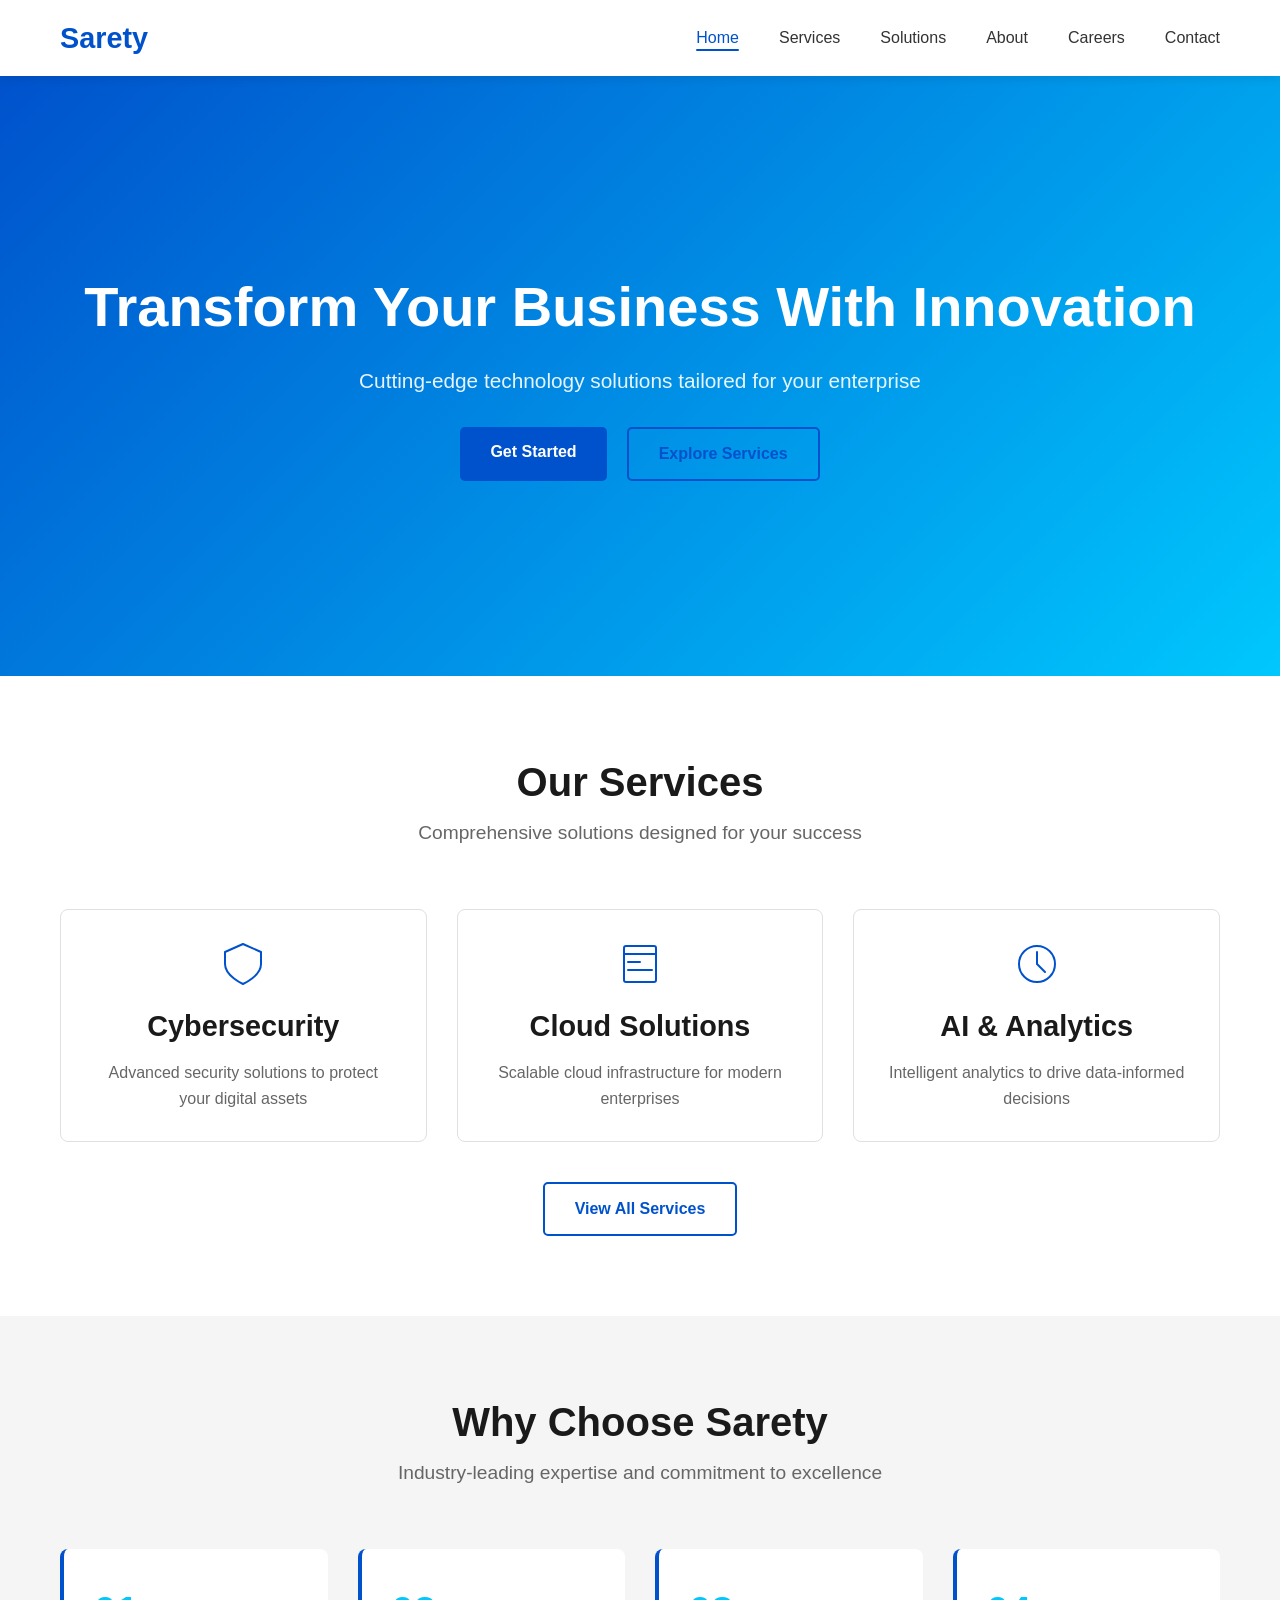
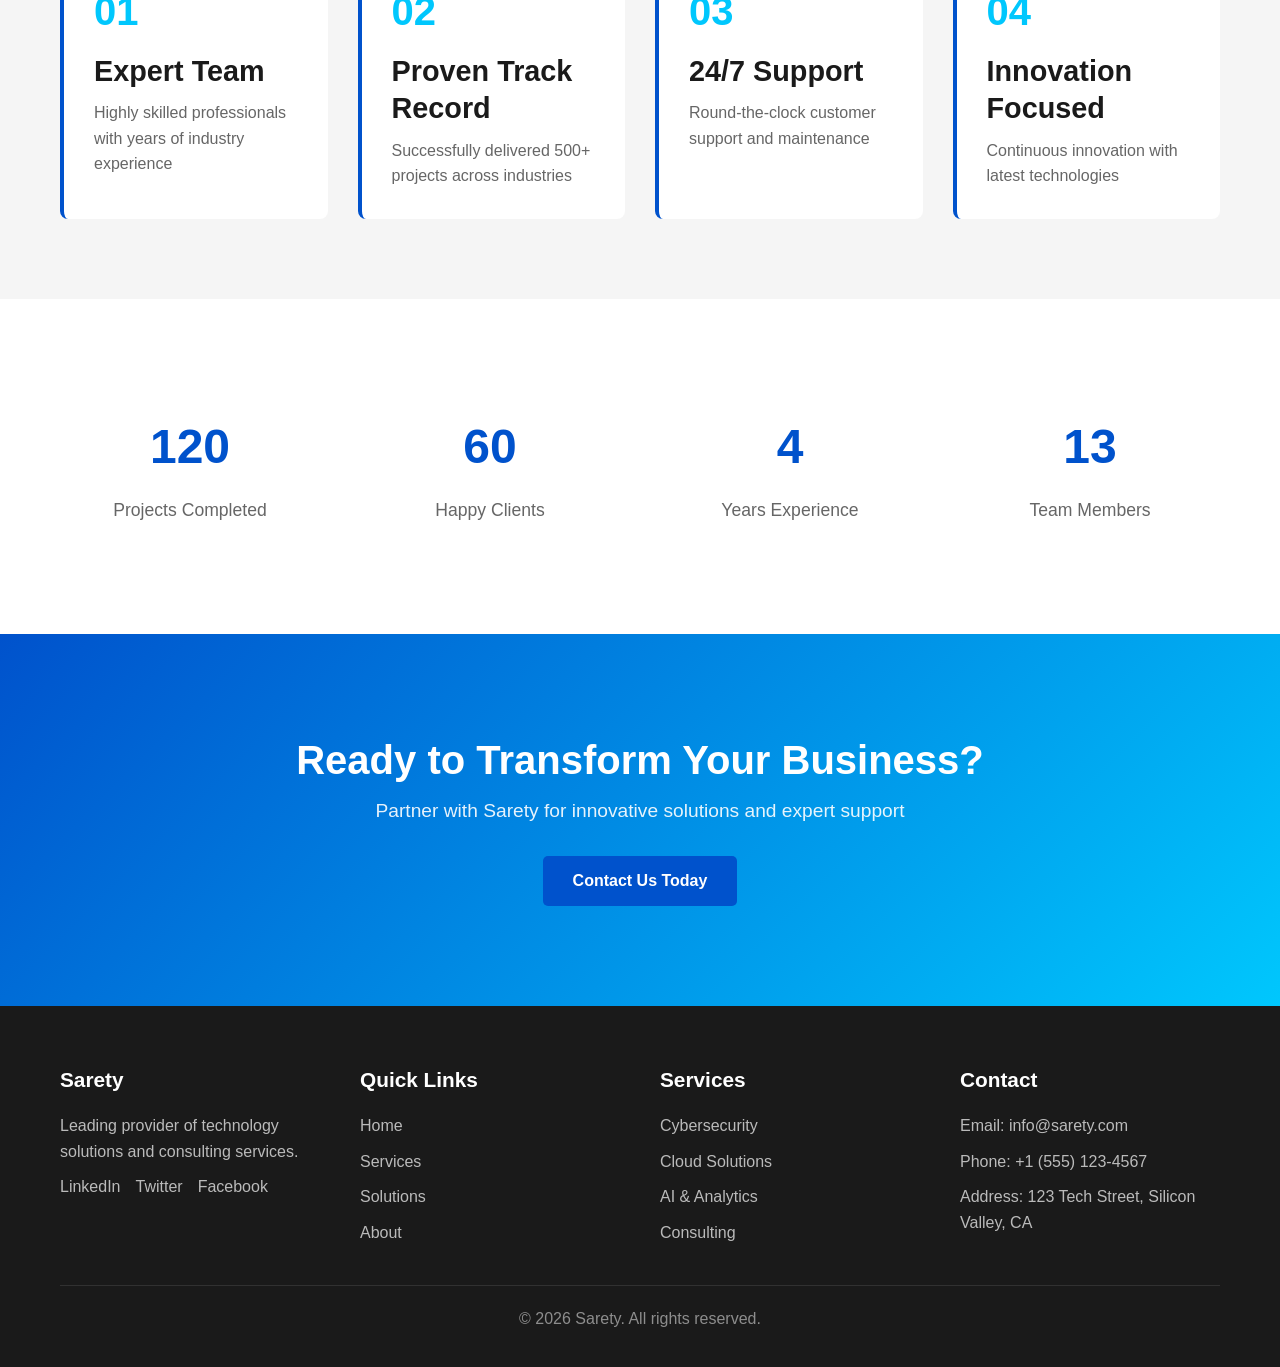
<file: index.html>
<!DOCTYPE html>
<html lang="en">
<head>
    <meta charset="UTF-8">
    <meta name="viewport" content="width=device-width, initial-scale=1.0">
    <meta name="description" content="Sarety - Professional Technology Solutions and Services">
    <meta name="keywords" content="technology, solutions, services, consulting">
    <title>Sarety - Professional Technology Solutions</title>
    <link rel="stylesheet" href="css/style.css">
    <link rel="stylesheet" href="css/responsive.css">
</head>
<body>
    <!-- Navigation -->
    <nav class="navbar">
        <div class="container">
            <div class="navbar-brand">
                <a href="index.html" class="logo">Sarety</a>
                <button class="hamburger" id="hamburger">
                    <span></span>
                    <span></span>
                    <span></span>
                </button>
            </div>
            <ul class="nav-menu" id="navMenu">
                <li><a href="index.html" class="active">Home</a></li>
                <li><a href="services.html">Services</a></li>
                <li><a href="solutions.html">Solutions</a></li>
                <li><a href="about.html">About</a></li>
                <li><a href="careers.html">Careers</a></li>
                <li><a href="contact.html">Contact</a></li>
            </ul>
        </div>
    </nav>

    <!-- Hero Section -->
    <section class="hero">
        <div class="hero-content">
            <h1>Transform Your Business With Innovation</h1>
            <p>Cutting-edge technology solutions tailored for your enterprise</p>
            <div class="hero-buttons">
                <a href="contact.html" class="btn btn-primary">Get Started</a>
                <a href="services.html" class="btn btn-secondary">Explore Services</a>
            </div>
        </div>
    </section>

    <!-- Featured Services -->
    <section class="featured-services section">
        <div class="container">
            <div class="section-header">
                <h2>Our Services</h2>
                <p>Comprehensive solutions designed for your success</p>
            </div>
            <div class="services-grid">
                <div class="service-card">
                    <div class="service-icon">
                        <svg width="48" height="48" viewBox="0 0 48 48" fill="none" xmlns="http://www.w3.org/2000/svg">
                            <path d="M24 4L6 12V24C6 36 24 44 24 44C24 44 42 36 42 24V12L24 4Z" stroke="currentColor" stroke-width="2" stroke-linecap="round" stroke-linejoin="round"/>
                        </svg>
                    </div>
                    <h3>Cybersecurity</h3>
                    <p>Advanced security solutions to protect your digital assets</p>
                </div>
                <div class="service-card">
                    <div class="service-icon">
                        <svg width="48" height="48" viewBox="0 0 48 48" fill="none" xmlns="http://www.w3.org/2000/svg">
                            <rect x="8" y="6" width="32" height="36" rx="2" stroke="currentColor" stroke-width="2"/>
                            <path d="M8 14H40M12 22H24M12 30H36" stroke="currentColor" stroke-width="2" stroke-linecap="round"/>
                        </svg>
                    </div>
                    <h3>Cloud Solutions</h3>
                    <p>Scalable cloud infrastructure for modern enterprises</p>
                </div>
                <div class="service-card">
                    <div class="service-icon">
                        <svg width="48" height="48" viewBox="0 0 48 48" fill="none" xmlns="http://www.w3.org/2000/svg">
                            <circle cx="24" cy="24" r="18" stroke="currentColor" stroke-width="2"/>
                            <path d="M24 12V24L32 32" stroke="currentColor" stroke-width="2" stroke-linecap="round" stroke-linejoin="round"/>
                        </svg>
                    </div>
                    <h3>AI & Analytics</h3>
                    <p>Intelligent analytics to drive data-informed decisions</p>
                </div>
            </div>
            <div class="text-center">
                <a href="services.html" class="btn btn-outline">View All Services</a>
            </div>
        </div>
    </section>

    <!-- Why Choose Us -->
    <section class="why-us section section-alt">
        <div class="container">
            <div class="section-header">
                <h2>Why Choose Sarety</h2>
                <p>Industry-leading expertise and commitment to excellence</p>
            </div>
            <div class="features-grid">
                <div class="feature-item">
                    <div class="feature-number">01</div>
                    <h3>Expert Team</h3>
                    <p>Highly skilled professionals with years of industry experience</p>
                </div>
                <div class="feature-item">
                    <div class="feature-number">02</div>
                    <h3>Proven Track Record</h3>
                    <p>Successfully delivered 500+ projects across industries</p>
                </div>
                <div class="feature-item">
                    <div class="feature-number">03</div>
                    <h3>24/7 Support</h3>
                    <p>Round-the-clock customer support and maintenance</p>
                </div>
                <div class="feature-item">
                    <div class="feature-number">04</div>
                    <h3>Innovation Focused</h3>
                    <p>Continuous innovation with latest technologies</p>
                </div>
            </div>
        </div>
    </section>

    <!-- Statistics -->
    <section class="statistics section">
        <div class="container">
            <div class="stats-grid">
                <div class="stat-item">
                    <div class="stat-number" data-count="500">0</div>
                    <p>Projects Completed</p>
                </div>
                <div class="stat-item">
                    <div class="stat-number" data-count="250">0</div>
                    <p>Happy Clients</p>
                </div>
                <div class="stat-item">
                    <div class="stat-number" data-count="15">0</div>
                    <p>Years Experience</p>
                </div>
                <div class="stat-item">
                    <div class="stat-number" data-count="50">0</div>
                    <p>Team Members</p>
                </div>
            </div>
        </div>
    </section>

    <!-- CTA Section -->
    <section class="cta-section section section-alt">
        <div class="container">
            <div class="cta-content">
                <h2>Ready to Transform Your Business?</h2>
                <p>Partner with Sarety for innovative solutions and expert support</p>
                <a href="contact.html" class="btn btn-primary">Contact Us Today</a>
            </div>
        </div>
    </section>

    <!-- Footer -->
    <footer class="footer">
        <div class="container">
            <div class="footer-content">
                <div class="footer-section">
                    <h4>Sarety</h4>
                    <p>Leading provider of technology solutions and consulting services.</p>
                    <div class="social-links">
                        <a href="#" class="social-link">LinkedIn</a>
                        <a href="#" class="social-link">Twitter</a>
                        <a href="#" class="social-link">Facebook</a>
                    </div>
                </div>
                <div class="footer-section">
                    <h4>Quick Links</h4>
                    <ul>
                        <li><a href="index.html">Home</a></li>
                        <li><a href="services.html">Services</a></li>
                        <li><a href="solutions.html">Solutions</a></li>
                        <li><a href="about.html">About</a></li>
                    </ul>
                </div>
                <div class="footer-section">
                    <h4>Services</h4>
                    <ul>
                        <li><a href="services.html">Cybersecurity</a></li>
                        <li><a href="services.html">Cloud Solutions</a></li>
                        <li><a href="services.html">AI & Analytics</a></li>
                        <li><a href="services.html">Consulting</a></li>
                    </ul>
                </div>
                <div class="footer-section">
                    <h4>Contact</h4>
                    <p>Email: info@sarety.com</p>
                    <p>Phone: +1 (555) 123-4567</p>
                    <p>Address: 123 Tech Street, Silicon Valley, CA</p>
                </div>
            </div>
            <div class="footer-bottom">
                <p>&copy; 2026 Sarety. All rights reserved.</p>
            </div>
        </div>
    </footer>

    <!-- Back to Top Button -->
    <button class="back-to-top" id="backToTop">↑</button>

    <script src="js/main.js"></script>
</body>
</html>
</file>
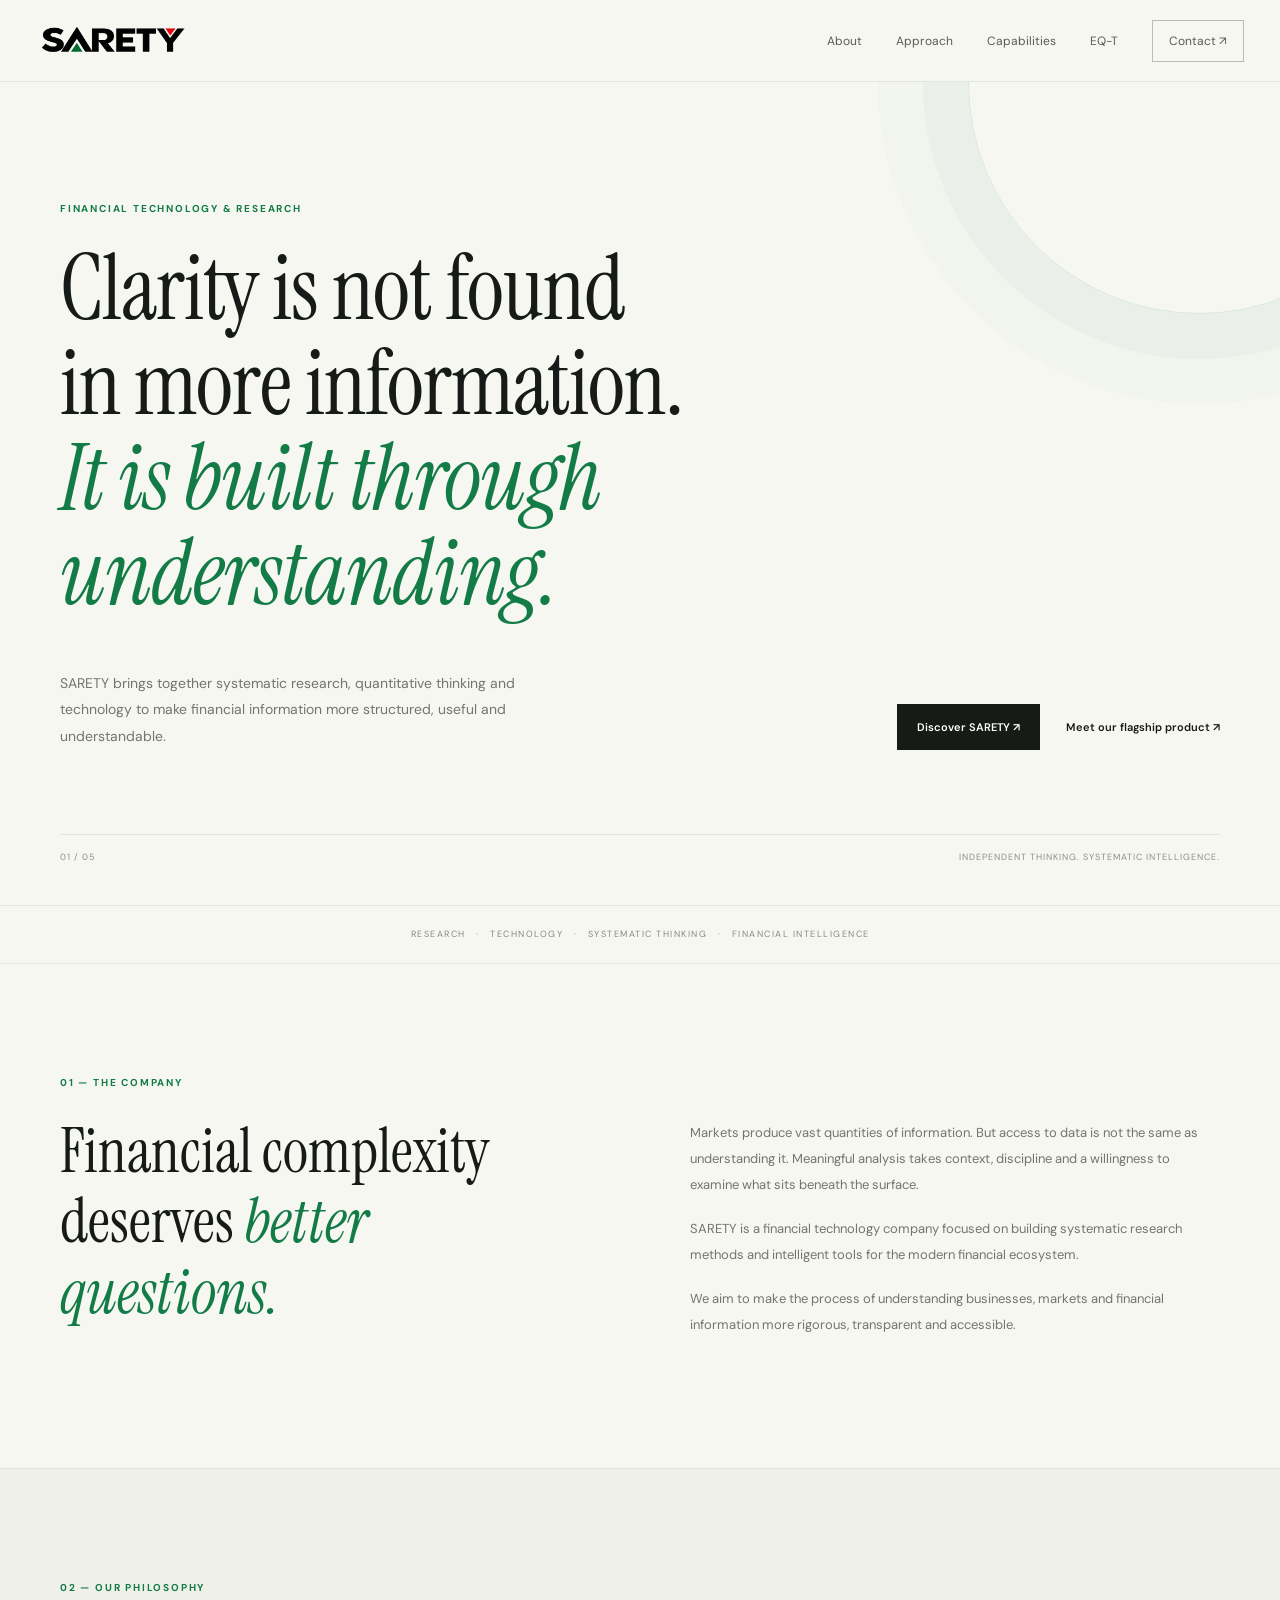
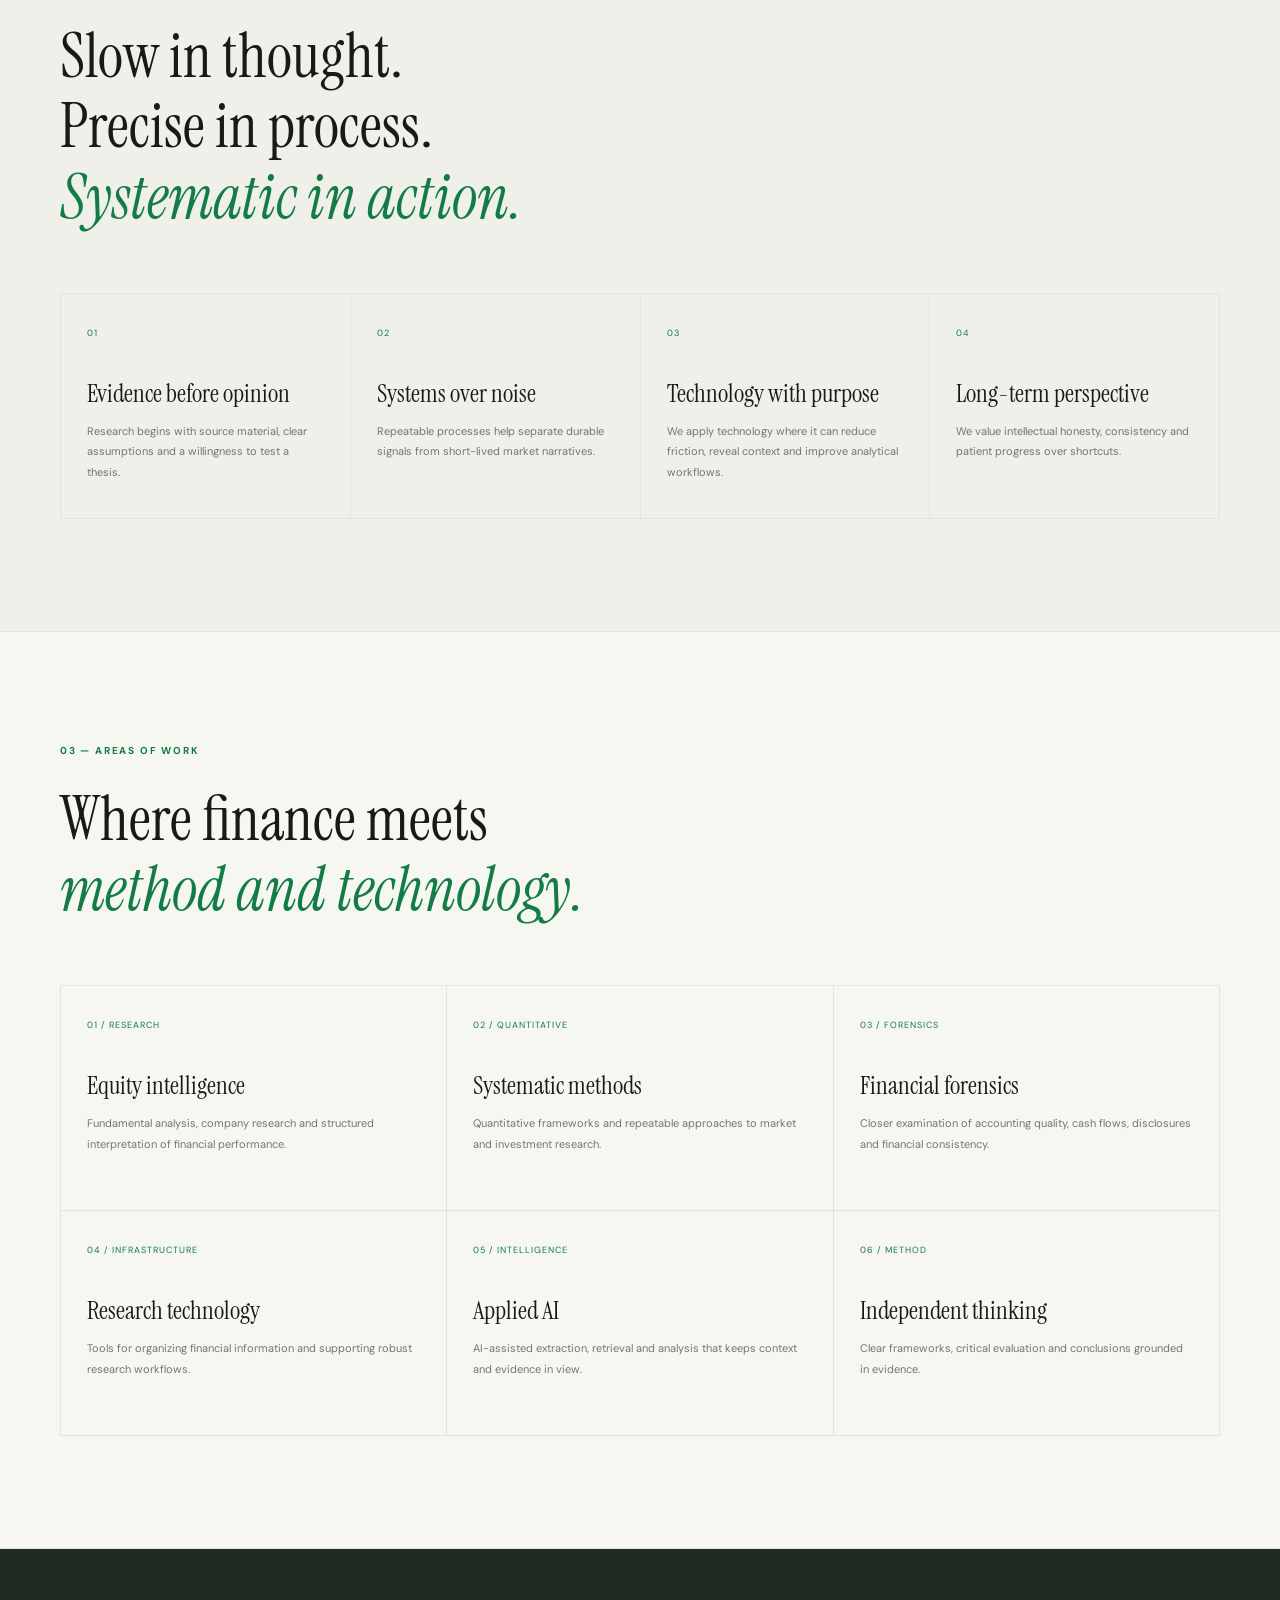
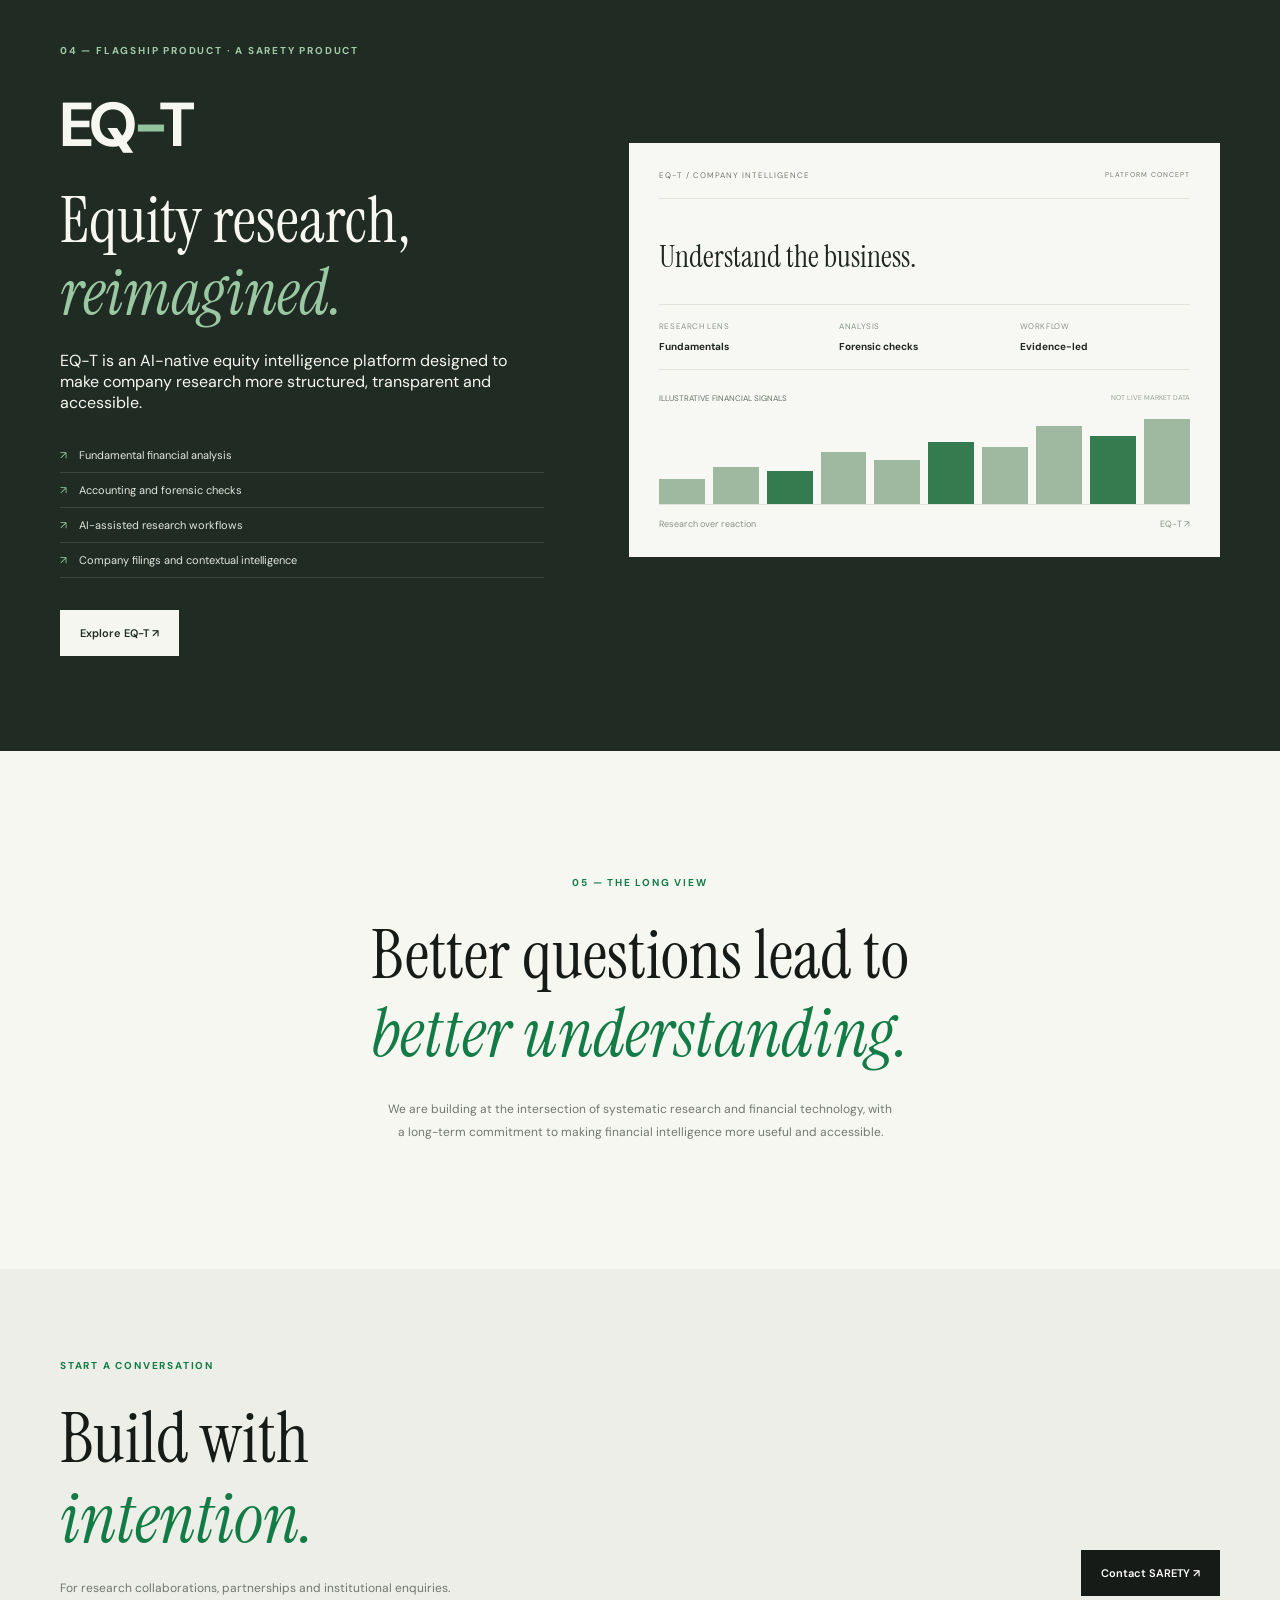
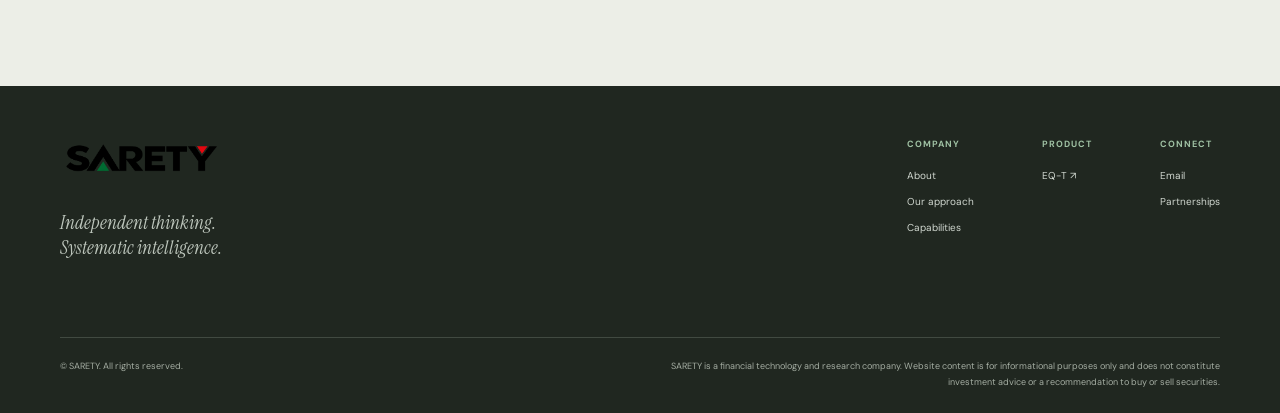
<file: corporate-site/index.html>
<!doctype html>
<html lang="en"><head><meta charset="utf-8"><meta name="viewport" content="width=device-width,initial-scale=1"><title>SARETY — Independent Thinking. Systematic Intelligence.</title><meta name="description" content="SARETY builds systematic financial research and technology. Discover EQ-T, its flagship equity intelligence platform."><link rel="stylesheet" href="styles.css"><link rel="icon" href="assets/sarety-logo.png"><link rel="preconnect" href="https://fonts.googleapis.com"><link href="https://fonts.googleapis.com/css2?family=DM+Sans:wght@400;500;600;700&family=Instrument+Serif:ital@0;1&display=swap" rel="stylesheet"></head><body>
<header><div class="nav"><a href="#top" class="logo"><img src="assets/sarety-logo.png" alt="SARETY"></a><button class="menu" aria-expanded="false" aria-label="Toggle menu">☰</button><nav><a href="#about">About</a><a href="#approach">Approach</a><a href="#capabilities">Capabilities</a><a href="#product">EQ-T</a><a href="#contact" class="contact-link">Contact ↗</a></nav></div></header>
<main id="top">
<section class="hero"><div class="container"><p class="eyebrow">FINANCIAL TECHNOLOGY &amp; RESEARCH</p><h1>Clarity is not found<br>in more information.<br><em>It is built through understanding.</em></h1><div class="hero-bottom"><p>SARETY brings together systematic research, quantitative thinking and technology to make financial information more structured, useful and understandable.</p><div><a class="btn" href="#about">Discover SARETY ↗</a><a class="plain" href="#product">Meet our flagship product ↗</a></div></div><div class="hero-rule"><span>01 / 05</span><span>INDEPENDENT THINKING. SYSTEMATIC INTELLIGENCE.</span></div></div></section>
<div class="ticker">RESEARCH　·　TECHNOLOGY　·　SYSTEMATIC THINKING　·　FINANCIAL INTELLIGENCE</div>
<section class="section" id="about"><div class="container two"><div><p class="eyebrow">01 — THE COMPANY</p><h2>Financial complexity deserves <em>better questions.</em></h2></div><div class="prose"><p>Markets produce vast quantities of information. But access to data is not the same as understanding it. Meaningful analysis takes context, discipline and a willingness to examine what sits beneath the surface.</p><p>SARETY is a financial technology company focused on building systematic research methods and intelligent tools for the modern financial ecosystem.</p><p>We aim to make the process of understanding businesses, markets and financial information more rigorous, transparent and accessible.</p></div></div></section>
<section class="section gray" id="approach"><div class="container"><p class="eyebrow">02 — OUR PHILOSOPHY</p><h2>Slow in thought.<br>Precise in process.<br><em>Systematic in action.</em></h2><div class="cards four"><article><small>01</small><h3>Evidence before opinion</h3><p>Research begins with source material, clear assumptions and a willingness to test a thesis.</p></article><article><small>02</small><h3>Systems over noise</h3><p>Repeatable processes help separate durable signals from short-lived market narratives.</p></article><article><small>03</small><h3>Technology with purpose</h3><p>We apply technology where it can reduce friction, reveal context and improve analytical workflows.</p></article><article><small>04</small><h3>Long-term perspective</h3><p>We value intellectual honesty, consistency and patient progress over shortcuts.</p></article></div></div></section>
<section class="section" id="capabilities"><div class="container"><p class="eyebrow">03 — AREAS OF WORK</p><h2>Where finance meets<br><em>method and technology.</em></h2><div class="cards three"><article><small>01 / RESEARCH</small><h3>Equity intelligence</h3><p>Fundamental analysis, company research and structured interpretation of financial performance.</p></article><article><small>02 / QUANTITATIVE</small><h3>Systematic methods</h3><p>Quantitative frameworks and repeatable approaches to market and investment research.</p></article><article><small>03 / FORENSICS</small><h3>Financial forensics</h3><p>Closer examination of accounting quality, cash flows, disclosures and financial consistency.</p></article><article><small>04 / INFRASTRUCTURE</small><h3>Research technology</h3><p>Tools for organizing financial information and supporting robust research workflows.</p></article><article><small>05 / INTELLIGENCE</small><h3>Applied AI</h3><p>AI-assisted extraction, retrieval and analysis that keeps context and evidence in view.</p></article><article><small>06 / METHOD</small><h3>Independent thinking</h3><p>Clear frameworks, critical evaluation and conclusions grounded in evidence.</p></article></div></div></section>
<section class="product" id="product"><div class="container product-grid"><div><p class="eyebrow">04 — FLAGSHIP PRODUCT · A SARETY PRODUCT</p><div class="eqt">EQ<span>-</span>T</div><h2>Equity research,<br><em>reimagined.</em></h2><p>EQ-T is an AI-native equity intelligence platform designed to make company research more structured, transparent and accessible.</p><ul><li>Fundamental financial analysis</li><li>Accounting and forensic checks</li><li>AI-assisted research workflows</li><li>Company filings and contextual intelligence</li></ul><a class="btn light" href="https://eq-t.com" target="_blank" rel="noopener">Explore EQ-T ↗</a></div><div class="mock"><div class="mock-top">EQ-T / COMPANY INTELLIGENCE <span>PLATFORM CONCEPT</span></div><h3>Understand the business.</h3><div class="metrics"><span>RESEARCH LENS<strong>Fundamentals</strong></span><span>ANALYSIS<strong>Forensic checks</strong></span><span>WORKFLOW<strong>Evidence-led</strong></span></div><p class="chart-label">ILLUSTRATIVE FINANCIAL SIGNALS <span>NOT LIVE MARKET DATA</span></p><div class="bars"><i style="height:28%"></i><i style="height:42%"></i><i style="height:37%"></i><i style="height:58%"></i><i style="height:49%"></i><i style="height:70%"></i><i style="height:64%"></i><i style="height:88%"></i><i style="height:77%"></i><i style="height:95%"></i></div><div class="mock-bottom">Research over reaction <span>EQ-T ↗</span></div></div></div></section>
<section class="manifesto"><div class="container"><p class="eyebrow">05 — THE LONG VIEW</p><h2>Better questions lead to<br><em>better understanding.</em></h2><p>We are building at the intersection of systematic research and financial technology, with a long-term commitment to making financial intelligence more useful and accessible.</p></div></section>
<section class="contact" id="contact"><div class="container contact-row"><div><p class="eyebrow">START A CONVERSATION</p><h2>Build with<br><em>intention.</em></h2><p>For research collaborations, partnerships and institutional enquiries.</p></div><a class="btn" href="mailto:contact@sarety.com">Contact SARETY ↗</a></div></section>
</main><footer><div class="container footer-row"><div><img src="assets/sarety-logo.png" alt="SARETY"><p>Independent thinking.<br>Systematic intelligence.</p></div><div class="footer-links"><div><b>COMPANY</b><a href="#about">About</a><a href="#approach">Our approach</a><a href="#capabilities">Capabilities</a></div><div><b>PRODUCT</b><a href="https://eq-t.com">EQ-T ↗</a></div><div><b>CONNECT</b><a href="mailto:contact@sarety.com">Email</a><a href="#contact">Partnerships</a></div></div></div><div class="container bottom"><span>© <span id="year"></span> SARETY. All rights reserved.</span><p>SARETY is a financial technology and research company. Website content is for informational purposes only and does not constitute investment advice or a recommendation to buy or sell securities.</p></div></footer><script src="script.js"></script></body></html>
</file>
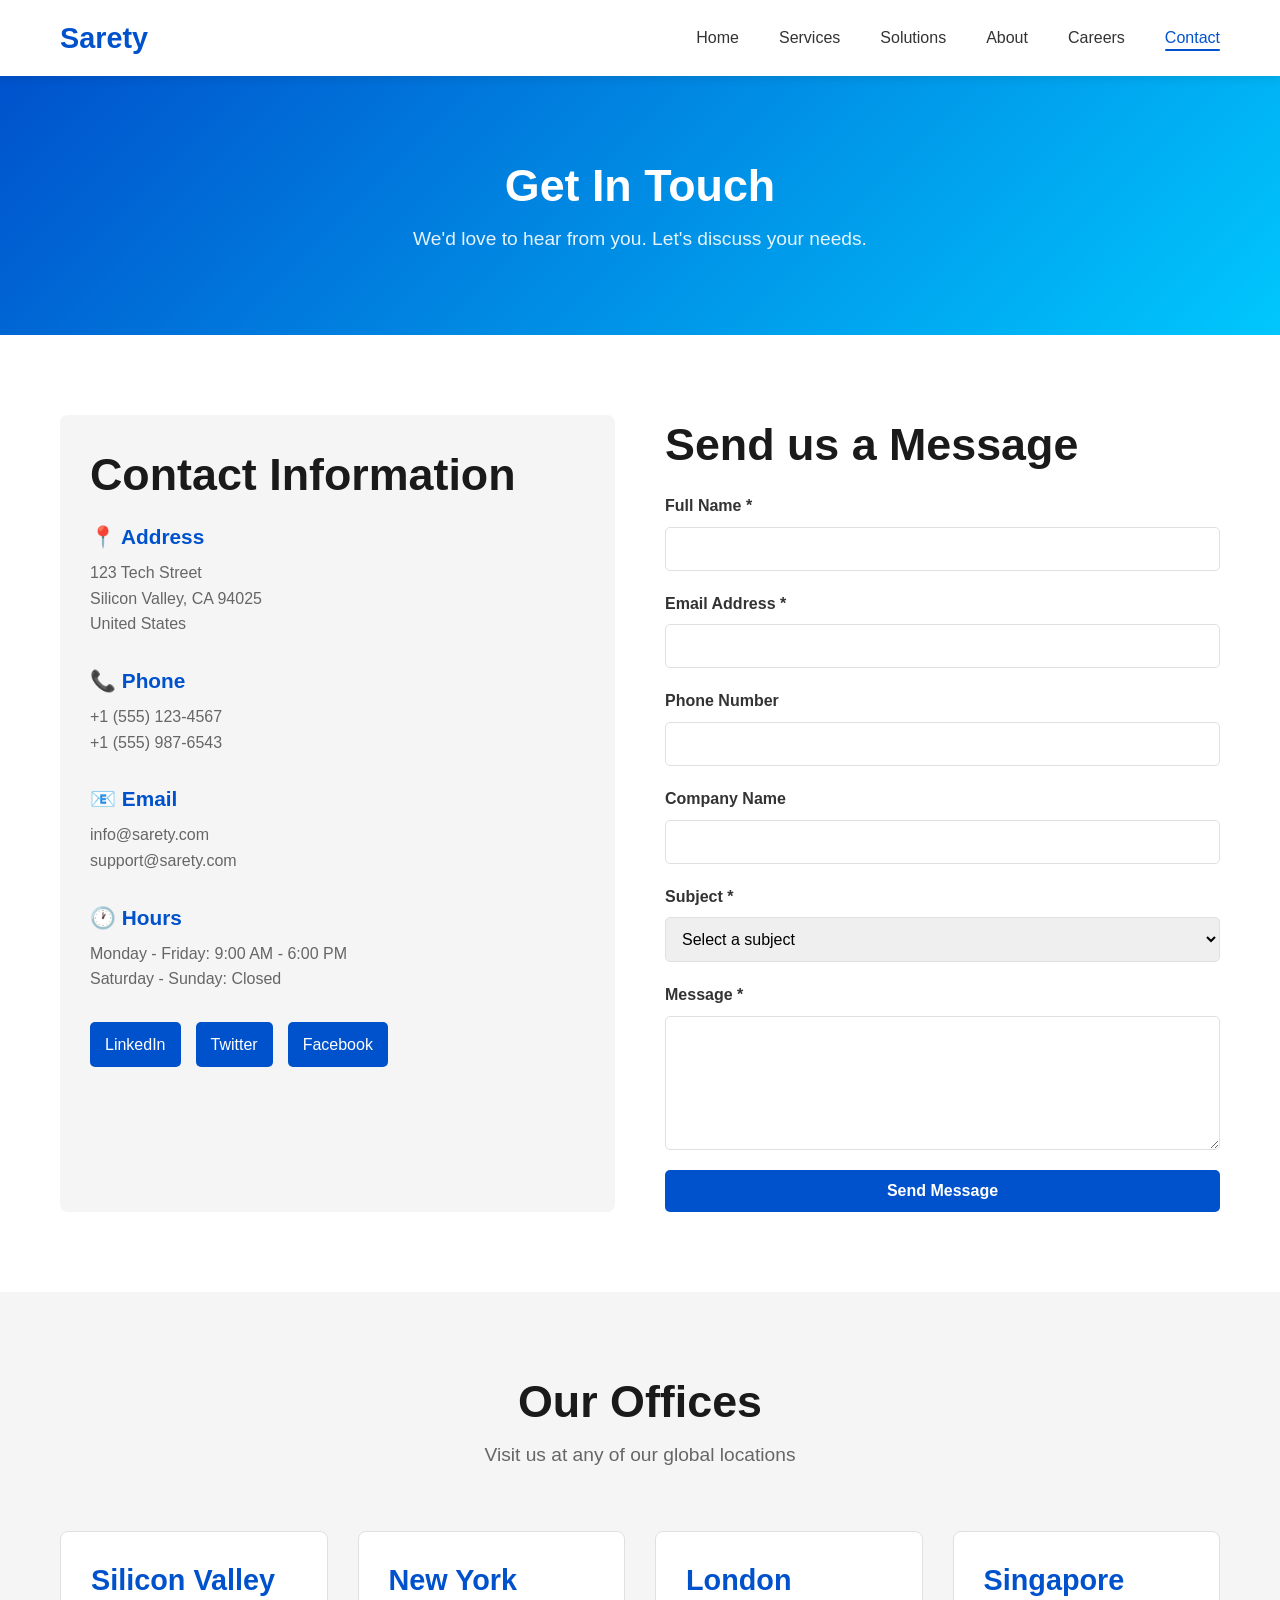
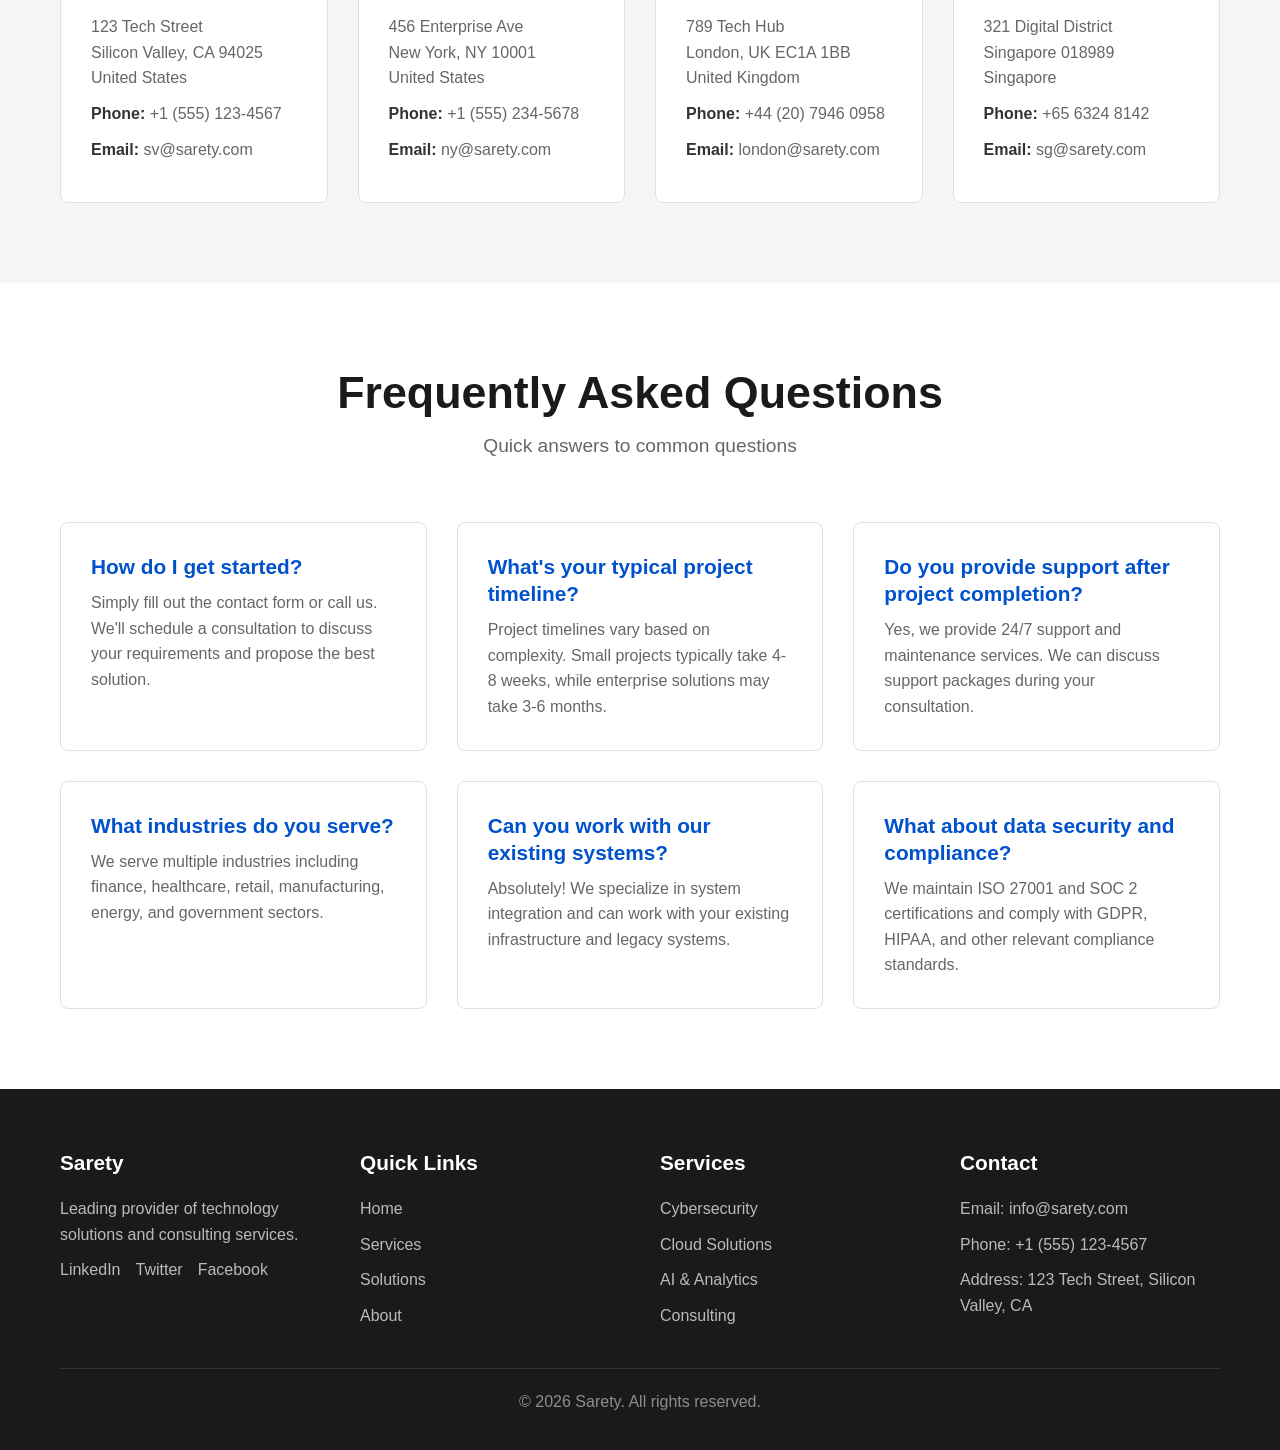
<file: contact.html>
<!DOCTYPE html>
<html lang="en">
<head>
    <meta charset="UTF-8">
    <meta name="viewport" content="width=device-width, initial-scale=1.0">
    <meta name="description" content="Contact Sarety - Get in touch with our team">
    <title>Contact - Sarety</title>
    <link rel="stylesheet" href="css/style.css">
    <link rel="stylesheet" href="css/responsive.css">
    <link rel="stylesheet" href="css/media-queries.css">
</head>
<body>
    <!-- Navigation -->
    <nav class="navbar">
        <div class="container">
            <div class="navbar-brand">
                <a href="index.html" class="logo">Sarety</a>
                <button class="hamburger" id="hamburger">
                    <span></span>
                    <span></span>
                    <span></span>
                </button>
            </div>
            <ul class="nav-menu" id="navMenu">
                <li><a href="index.html">Home</a></li>
                <li><a href="services.html">Services</a></li>
                <li><a href="solutions.html">Solutions</a></li>
                <li><a href="about.html">About</a></li>
                <li><a href="careers.html">Careers</a></li>
                <li><a href="contact.html" class="active">Contact</a></li>
            </ul>
        </div>
    </nav>

    <!-- Page Header -->
    <section class="page-header">
        <div class="container">
            <h1>Get In Touch</h1>
            <p>We'd love to hear from you. Let's discuss your needs.</p>
        </div>
    </section>

    <!-- Contact Section -->
    <section class="contact-section section">
        <div class="container">
            <div class="contact-grid">
                <div class="contact-info">
                    <h2>Contact Information</h2>
                    <div class="info-item">
                        <h4>📍 Address</h4>
                        <p>123 Tech Street<br>Silicon Valley, CA 94025<br>United States</p>
                    </div>
                    <div class="info-item">
                        <h4>📞 Phone</h4>
                        <p>+1 (555) 123-4567<br>+1 (555) 987-6543</p>
                    </div>
                    <div class="info-item">
                        <h4>📧 Email</h4>
                        <p>info@sarety.com<br>support@sarety.com</p>
                    </div>
                    <div class="info-item">
                        <h4>🕐 Hours</h4>
                        <p>Monday - Friday: 9:00 AM - 6:00 PM<br>Saturday - Sunday: Closed</p>
                    </div>
                    <div class="social-links-large">
                        <a href="#" class="social-link-large">LinkedIn</a>
                        <a href="#" class="social-link-large">Twitter</a>
                        <a href="#" class="social-link-large">Facebook</a>
                    </div>
                </div>

                <div class="contact-form-container">
                    <h2>Send us a Message</h2>
                    <form class="contact-form" id="contactForm">
                        <div class="form-group">
                            <label for="name">Full Name *</label>
                            <input type="text" id="name" name="name" required>
                            <span class="error-message"></span>
                        </div>
                        <div class="form-group">
                            <label for="email">Email Address *</label>
                            <input type="email" id="email" name="email" required>
                            <span class="error-message"></span>
                        </div>
                        <div class="form-group">
                            <label for="phone">Phone Number</label>
                            <input type="tel" id="phone" name="phone">
                        </div>
                        <div class="form-group">
                            <label for="company">Company Name</label>
                            <input type="text" id="company" name="company">
                        </div>
                        <div class="form-group">
                            <label for="subject">Subject *</label>
                            <select id="subject" name="subject" required>
                                <option value="">Select a subject</option>
                                <option value="Services Inquiry">Services Inquiry</option>
                                <option value="Support">Support</option>
                                <option value="Partnership">Partnership</option>
                                <option value="Careers">Careers</option>
                                <option value="Other">Other</option>
                            </select>
                            <span class="error-message"></span>
                        </div>
                        <div class="form-group">
                            <label for="message">Message *</label>
                            <textarea id="message" name="message" rows="6" required></textarea>
                            <span class="error-message"></span>
                        </div>
                        <button type="submit" class="btn btn-primary">Send Message</button>
                        <div class="form-message"></div>
                    </form>
                </div>
            </div>
        </div>
    </section>

    <!-- Office Locations -->
    <section class="office-locations section section-alt">
        <div class="container">
            <div class="section-header">
                <h2>Our Offices</h2>
                <p>Visit us at any of our global locations</p>
            </div>
            <div class="locations-grid">
                <div class="location-card">
                    <h3>Silicon Valley</h3>
                    <p>123 Tech Street<br>Silicon Valley, CA 94025<br>United States</p>
                    <p><strong>Phone:</strong> +1 (555) 123-4567</p>
                    <p><strong>Email:</strong> sv@sarety.com</p>
                </div>
                <div class="location-card">
                    <h3>New York</h3>
                    <p>456 Enterprise Ave<br>New York, NY 10001<br>United States</p>
                    <p><strong>Phone:</strong> +1 (555) 234-5678</p>
                    <p><strong>Email:</strong> ny@sarety.com</p>
                </div>
                <div class="location-card">
                    <h3>London</h3>
                    <p>789 Tech Hub<br>London, UK EC1A 1BB<br>United Kingdom</p>
                    <p><strong>Phone:</strong> +44 (20) 7946 0958</p>
                    <p><strong>Email:</strong> london@sarety.com</p>
                </div>
                <div class="location-card">
                    <h3>Singapore</h3>
                    <p>321 Digital District<br>Singapore 018989<br>Singapore</p>
                    <p><strong>Phone:</strong> +65 6324 8142</p>
                    <p><strong>Email:</strong> sg@sarety.com</p>
                </div>
            </div>
        </div>
    </section>

    <!-- FAQ Section -->
    <section class="faq section">
        <div class="container">
            <div class="section-header">
                <h2>Frequently Asked Questions</h2>
                <p>Quick answers to common questions</p>
            </div>
            <div class="faq-grid">
                <div class="faq-item">
                    <h4>How do I get started?</h4>
                    <p>Simply fill out the contact form or call us. We'll schedule a consultation to discuss your requirements and propose the best solution.</p>
                </div>
                <div class="faq-item">
                    <h4>What's your typical project timeline?</h4>
                    <p>Project timelines vary based on complexity. Small projects typically take 4-8 weeks, while enterprise solutions may take 3-6 months.</p>
                </div>
                <div class="faq-item">
                    <h4>Do you provide support after project completion?</h4>
                    <p>Yes, we provide 24/7 support and maintenance services. We can discuss support packages during your consultation.</p>
                </div>
                <div class="faq-item">
                    <h4>What industries do you serve?</h4>
                    <p>We serve multiple industries including finance, healthcare, retail, manufacturing, energy, and government sectors.</p>
                </div>
                <div class="faq-item">
                    <h4>Can you work with our existing systems?</h4>
                    <p>Absolutely! We specialize in system integration and can work with your existing infrastructure and legacy systems.</p>
                </div>
                <div class="faq-item">
                    <h4>What about data security and compliance?</h4>
                    <p>We maintain ISO 27001 and SOC 2 certifications and comply with GDPR, HIPAA, and other relevant compliance standards.</p>
                </div>
            </div>
        </div>
    </section>

    <!-- Footer -->
    <footer class="footer">
        <div class="container">
            <div class="footer-content">
                <div class="footer-section">
                    <h4>Sarety</h4>
                    <p>Leading provider of technology solutions and consulting services.</p>
                    <div class="social-links">
                        <a href="#" class="social-link">LinkedIn</a>
                        <a href="#" class="social-link">Twitter</a>
                        <a href="#" class="social-link">Facebook</a>
                    </div>
                </div>
                <div class="footer-section">
                    <h4>Quick Links</h4>
                    <ul>
                        <li><a href="index.html">Home</a></li>
                        <li><a href="services.html">Services</a></li>
                        <li><a href="solutions.html">Solutions</a></li>
                        <li><a href="about.html">About</a></li>
                    </ul>
                </div>
                <div class="footer-section">
                    <h4>Services</h4>
                    <ul>
                        <li><a href="services.html">Cybersecurity</a></li>
                        <li><a href="services.html">Cloud Solutions</a></li>
                        <li><a href="services.html">AI & Analytics</a></li>
                        <li><a href="services.html">Consulting</a></li>
                    </ul>
                </div>
                <div class="footer-section">
                    <h4>Contact</h4>
                    <p>Email: info@sarety.com</p>
                    <p>Phone: +1 (555) 123-4567</p>
                    <p>Address: 123 Tech Street, Silicon Valley, CA</p>
                </div>
            </div>
            <div class="footer-bottom">
                <p>&copy; 2026 Sarety. All rights reserved.</p>
            </div>
        </div>
    </footer>

    <!-- Back to Top Button -->
    <button class="back-to-top" id="backToTop">↑</button>

    <script src="js/main.js"></script>
    <script src="js/form-validation.js"></script>
</body>
</html>
</file>
<file: css/style.css>
* {
    margin: 0;
    padding: 0;
    box-sizing: border-box;
}

:root {
    --primary-color: #0052CC;
    --secondary-color: #00C7FD;
    --dark-color: #1a1a1a;
    --light-color: #f5f5f5;
    --text-color: #333;
    --border-color: #e0e0e0;
    --success-color: #10b981;
    --error-color: #ef4444;
    --transition: all 0.3s ease;
}

body {
    font-family: 'Segoe UI', Tahoma, Geneva, Verdana, sans-serif;
    color: var(--text-color);
    line-height: 1.6;
    background-color: #fff;
}

a {
    text-decoration: none;
    color: inherit;
}

ul {
    list-style: none;
}

.container {
    max-width: 1200px;
    margin: 0 auto;
    padding: 0 20px;
}

/* Typography */
h1, h2, h3, h4, h5, h6 {
    font-weight: 600;
    line-height: 1.3;
    color: var(--dark-color);
}

h1 {
    font-size: 3rem;
}

h2 {
    font-size: 2.5rem;
    margin-bottom: 20px;
}

h3 {
    font-size: 1.8rem;
    margin-bottom: 15px;
}

h4 {
    font-size: 1.3rem;
    margin-bottom: 10px;
}

p {
    margin-bottom: 15px;
    font-size: 1rem;
}

/* Navigation */
.navbar {
    background: #fff;
    box-shadow: 0 2px 10px rgba(0, 0, 0, 0.1);
    position: sticky;
    top: 0;
    z-index: 1000;
}

.navbar .container {
    display: flex;
    justify-content: space-between;
    align-items: center;
    padding: 15px 20px;
}

.navbar-brand {
    display: flex;
    align-items: center;
    justify-content: space-between;
    width: 100%;
}

.logo {
    font-size: 1.8rem;
    font-weight: 700;
    color: var(--primary-color);
}

.hamburger {
    display: none;
    background: none;
    border: none;
    cursor: pointer;
    flex-direction: column;
    gap: 6px;
}

.hamburger span {
    width: 25px;
    height: 3px;
    background-color: var(--primary-color);
    border-radius: 2px;
    transition: var(--transition);
}

.hamburger.active span:nth-child(1) {
    transform: rotate(45deg) translate(10px, 10px);
}

.hamburger.active span:nth-child(2) {
    opacity: 0;
}

.hamburger.active span:nth-child(3) {
    transform: rotate(-45deg) translate(7px, -7px);
}

.nav-menu {
    display: flex;
    gap: 40px;
    align-items: center;
}

.nav-menu a {
    font-weight: 500;
    color: var(--text-color);
    transition: var(--transition);
    position: relative;
}

.nav-menu a:hover,
.nav-menu a.active {
    color: var(--primary-color);
}

.nav-menu a.active::after,
.nav-menu a:hover::after {
    content: '';
    position: absolute;
    bottom: -5px;
    left: 0;
    width: 100%;
    height: 2px;
    background-color: var(--primary-color);
    border-radius: 1px;
}

/* Buttons */
.btn {
    padding: 12px 30px;
    border: none;
    border-radius: 5px;
    font-size: 1rem;
    font-weight: 600;
    cursor: pointer;
    transition: var(--transition);
    display: inline-block;
    text-align: center;
}

.btn-primary {
    background-color: var(--primary-color);
    color: #fff;
}

.btn-primary:hover {
    background-color: #0041a8;
    transform: translateY(-2px);
    box-shadow: 0 5px 15px rgba(0, 82, 204, 0.3);
}

.btn-secondary {
    background-color: transparent;
    color: var(--primary-color);
    border: 2px solid var(--primary-color);
}

.btn-secondary:hover {
    background-color: var(--primary-color);
    color: #fff;
}

.btn-outline {
    background-color: transparent;
    color: var(--primary-color);
    border: 2px solid var(--primary-color);
}

.btn-outline:hover {
    background-color: var(--primary-color);
    color: #fff;
}

/* Sections */
.section {
    padding: 80px 0;
}

.section-alt {
    background-color: var(--light-color);
}

.section-header {
    text-align: center;
    margin-bottom: 60px;
}

.section-header h2 {
    margin-bottom: 10px;
}

.section-header p {
    font-size: 1.2rem;
    color: #666;
    margin-bottom: 0;
}

/* Hero Section */
.hero {
    background: linear-gradient(135deg, var(--primary-color) 0%, var(--secondary-color) 100%);
    color: #fff;
    padding: 120px 20px;
    text-align: center;
    min-height: 600px;
    display: flex;
    align-items: center;
    justify-content: center;
}

.hero-content h1 {
    color: #fff;
    font-size: 3.5rem;
    margin-bottom: 20px;
    animation: slideInDown 0.8s ease;
}

.hero-content p {
    font-size: 1.3rem;
    margin-bottom: 30px;
    color: rgba(255, 255, 255, 0.9);
    animation: slideInUp 0.8s ease;
}

.hero-buttons {
    display: flex;
    gap: 20px;
    justify-content: center;
    flex-wrap: wrap;
}

@keyframes slideInDown {
    from {
        opacity: 0;
        transform: translateY(-30px);
    }
    to {
        opacity: 1;
        transform: translateY(0);
    }
}

@keyframes slideInUp {
    from {
        opacity: 0;
        transform: translateY(30px);
    }
    to {
        opacity: 1;
        transform: translateY(0);
    }
}

/* Page Header */
.page-header {
    background: linear-gradient(135deg, var(--primary-color) 0%, var(--secondary-color) 100%);
    color: #fff;
    padding: 80px 20px;
    text-align: center;
}

.page-header h1 {
    color: #fff;
    font-size: 2.8rem;
    margin-bottom: 10px;
}

.page-header p {
    font-size: 1.2rem;
    opacity: 0.9;
    margin-bottom: 0;
}

/* Services Grid */
.services-grid {
    display: grid;
    grid-template-columns: repeat(auto-fit, minmax(280px, 1fr));
    gap: 30px;
    margin-bottom: 40px;
}

.service-card {
    background: #fff;
    padding: 30px;
    border-radius: 8px;
    text-align: center;
    transition: var(--transition);
    border: 1px solid var(--border-color);
}

.service-card:hover {
    transform: translateY(-10px);
    box-shadow: 0 10px 30px rgba(0, 0, 0, 0.1);
}

.service-icon {
    color: var(--primary-color);
    margin-bottom: 20px;
    display: flex;
    justify-content: center;
}

.service-card h3 {
    margin-bottom: 15px;
}

.service-card p {
    color: #666;
    margin-bottom: 0;
}

/* Grid Layouts */
.grid-2 {
    display: grid;
    grid-template-columns: repeat(auto-fit, minmax(300px, 1fr));
    gap: 40px;
    align-items: center;
}

.grid-3 {
    display: grid;
    grid-template-columns: repeat(auto-fit, minmax(250px, 1fr));
    gap: 30px;
}

.grid-4 {
    display: grid;
    grid-template-columns: repeat(auto-fit, minmax(200px, 1fr));
    gap: 20px;
}

/* Feature Items */
.features-grid {
    display: grid;
    grid-template-columns: repeat(auto-fit, minmax(250px, 1fr));
    gap: 30px;
}

.feature-item {
    padding: 30px;
    background: #fff;
    border-radius: 8px;
    border-left: 4px solid var(--primary-color);
}

.feature-number {
    font-size: 2.5rem;
    font-weight: 700;
    color: var(--secondary-color);
    margin-bottom: 10px;
}

.feature-item h3 {
    margin-bottom: 10px;
    margin-top: 0;
}

.feature-item p {
    color: #666;
    margin-bottom: 0;
}

/* Statistics */
.stats-grid {
    display: grid;
    grid-template-columns: repeat(auto-fit, minmax(200px, 1fr));
    gap: 40px;
    text-align: center;
}

.stat-item {
    padding: 30px;
}

.stat-number {
    font-size: 3rem;
    font-weight: 700;
    color: var(--primary-color);
    margin-bottom: 10px;
}

.stat-item p {
    font-size: 1.1rem;
    color: #666;
    margin-bottom: 0;
}

/* CTA Section */
.cta-section {
    background: linear-gradient(135deg, var(--primary-color) 0%, var(--secondary-color) 100%);
    color: #fff;
    text-align: center;
    padding: 100px 20px;
}

.cta-content h2 {
    color: #fff;
    margin-bottom: 10px;
}

.cta-content p {
    font-size: 1.2rem;
    opacity: 0.9;
    margin-bottom: 30px;
}

/* Text Utilities */
.text-center {
    text-align: center;
}

.text-left {
    text-align: left;
}

.text-right {
    text-align: right;
}

/* Spacing Utilities */
.mt-20 { margin-top: 20px; }
.mt-40 { margin-top: 40px; }
.mt-60 { margin-top: 60px; }
.mb-20 { margin-bottom: 20px; }
.mb-40 { margin-bottom: 40px; }
.mb-60 { margin-bottom: 60px; }

/* Footer */
.footer {
    background-color: var(--dark-color);
    color: #fff;
    padding: 60px 20px 20px;
}

.footer-content {
    display: grid;
    grid-template-columns: repeat(auto-fit, minmax(250px, 1fr));
    gap: 40px;
    margin-bottom: 40px;
}

.footer-section h4 {
    color: #fff;
    margin-bottom: 20px;
}

.footer-section p {
    color: rgba(255, 255, 255, 0.7);
    margin-bottom: 10px;
}

.footer-section ul {
    display: flex;
    flex-direction: column;
    gap: 10px;
}

.footer-section a {
    color: rgba(255, 255, 255, 0.7);
    transition: var(--transition);
}

.footer-section a:hover {
    color: var(--secondary-color);
}

.social-links {
    display: flex;
    gap: 15px;
}

.social-link {
    color: rgba(255, 255, 255, 0.7);
    transition: var(--transition);
}

.social-link:hover {
    color: var(--secondary-color);
}

.footer-bottom {
    border-top: 1px solid rgba(255, 255, 255, 0.1);
    padding-top: 20px;
    text-align: center;
    color: rgba(255, 255, 255, 0.5);
}

/* Back to Top Button */
.back-to-top {
    position: fixed;
    bottom: 30px;
    right: 30px;
    background-color: var(--primary-color);
    color: #fff;
    border: none;
    border-radius: 50%;
    width: 50px;
    height: 50px;
    font-size: 24px;
    cursor: pointer;
    display: none;
    z-index: 999;
    transition: var(--transition);
}

.back-to-top:hover {
    background-color: #0041a8;
    transform: translateY(-5px);
}

.back-to-top.show {
    display: flex;
    align-items: center;
    justify-content: center;
}

/* Forms */
.contact-form {
    display: flex;
    flex-direction: column;
    gap: 20px;
}

.form-group {
    display: flex;
    flex-direction: column;
}

.form-group label {
    font-weight: 600;
    margin-bottom: 8px;
    color: var(--text-color);
}

.form-group input,
.form-group select,
.form-group textarea {
    padding: 12px;
    border: 1px solid var(--border-color);
    border-radius: 5px;
    font-size: 1rem;
    font-family: inherit;
    transition: var(--transition);
}

.form-group input:focus,
.form-group select:focus,
.form-group textarea:focus {
    outline: none;
    border-color: var(--primary-color);
    box-shadow: 0 0 0 3px rgba(0, 82, 204, 0.1);
}

.error-message {
    color: var(--error-color);
    font-size: 0.9rem;
    margin-top: 5px;
    display: none;
}

.form-group.error input,
.form-group.error select,
.form-group.error textarea {
    border-color: var(--error-color);
}

.form-group.error .error-message {
    display: block;
}

.form-message {
    padding: 15px;
    border-radius: 5px;
    text-align: center;
    display: none;
    margin-top: 20px;
}

.form-message.success {
    display: block;
    background-color: #d1fae5;
    color: #065f46;
    border: 1px solid #6ee7b7;
}

.form-message.error {
    display: block;
    background-color: #fee2e2;
    color: #991b1b;
    border: 1px solid #fca5a5;
}

/* Services Detail Grid */
.services-grid-full {
    display: grid;
    grid-template-columns: repeat(auto-fit, minmax(300px, 1fr));
    gap: 30px;
}

.service-card-full {
    background: #fff;
    padding: 40px;
    border-radius: 8px;
    border: 1px solid var(--border-color);
    transition: var(--transition);
}

.service-card-full:hover {
    transform: translateY(-10px);
    box-shadow: 0 15px 40px rgba(0, 0, 0, 0.1);
}

.service-icon-large {
    color: var(--primary-color);
    margin-bottom: 20px;
    display: flex;
    justify-content: center;
}

.service-features {
    list-style: none;
    padding: 0;
    margin: 20px 0 0;
}

.service-features li {
    padding: 8px 0;
    padding-left: 25px;
    position: relative;
    color: #666;
}

.service-features li:before {
    content: "✓";
    position: absolute;
    left: 0;
    color: var(--success-color);
    font-weight: bold;
}

/* Solutions Grid */
.solutions-grid {
    display: grid;
    grid-template-columns: repeat(auto-fit, minmax(280px, 1fr));
    gap: 30px;
}

.solution-card {
    background: #fff;
    padding: 30px;
    border-radius: 8px;
    border: 1px solid var(--border-color);
    transition: var(--transition);
}

.solution-card:hover {
    transform: translateY(-10px);
    box-shadow: 0 15px 40px rgba(0, 0, 0, 0.1);
}

.solution-header {
    border-bottom: 3px solid var(--secondary-color);
    padding-bottom: 15px;
    margin-bottom: 15px;
}

.solution-card h3 {
    margin-bottom: 0;
}

.solution-features {
    list-style: none;
    padding: 0;
    margin: 15px 0 0;
}

.solution-features li {
    padding: 8px 0;
    padding-left: 25px;
    position: relative;
    color: #666;
}

.solution-features li:before {
    content: "→";
    position: absolute;
    left: 0;
    color: var(--secondary-color);
    font-weight: bold;
}

/* Case Studies */
.case-studies-grid {
    display: grid;
    grid-template-columns: repeat(auto-fit, minmax(300px, 1fr));
    gap: 30px;
}

.case-study-card {
    background: #fff;
    padding: 30px;
    border-radius: 8px;
    border: 1px solid var(--border-color);
    transition: var(--transition);
}

.case-study-card:hover {
    box-shadow: 0 15px 40px rgba(0, 0, 0, 0.1);
}

.case-study-meta {
    display: flex;
    gap: 15px;
    margin: 15px 0;
}

.industry,
.year {
    display: inline-block;
    padding: 5px 12px;
    background-color: var(--light-color);
    border-radius: 20px;
    font-size: 0.9rem;
    color: #666;
}

.industry {
    background-color: rgba(0, 82, 204, 0.1);
    color: var(--primary-color);
}

.case-study-metrics {
    display: grid;
    grid-template-columns: repeat(2, 1fr);
    gap: 20px;
    margin-top: 20px;
    padding-top: 20px;
    border-top: 1px solid var(--border-color);
}

.metric {
    text-align: center;
}

.metric-value {
    display: block;
    font-size: 1.8rem;
    font-weight: 700;
    color: var(--primary-color);
}

.metric-label {
    display: block;
    font-size: 0.9rem;
    color: #666;
    margin-top: 5px;
}

/* Technology Stack */
.tech-categories {
    display: grid;
    grid-template-columns: repeat(auto-fit, minmax(250px, 1fr));
    gap: 30px;
}

.tech-category h4 {
    margin-bottom: 15px;
    color: var(--primary-color);
}

.tech-tags {
    display: flex;
    flex-wrap: wrap;
    gap: 10px;
}

.tech-tags span {
    background-color: var(--light-color);
    padding: 8px 15px;
    border-radius: 20px;
    font-size: 0.9rem;
    color: var(--text-color);
    border: 1px solid var(--border-color);
    transition: var(--transition);
}

.tech-tags span:hover {
    background-color: var(--primary-color);
    color: #fff;
    border-color: var(--primary-color);
}

/* Process Steps */
.process-steps {
    display: grid;
    grid-template-columns: repeat(auto-fit, minmax(200px, 1fr));
    gap: 30px;
    position: relative;
}

.step {
    text-align: center;
    padding: 30px;
    background: #fff;
    border-radius: 8px;
    border: 1px solid var(--border-color);
}

.step-number {
    font-size: 2.5rem;
    font-weight: 700;
    color: var(--secondary-color);
    margin-bottom: 15px;
}

.step h4 {
    margin-bottom: 10px;
}

.step p {
    color: #666;
    margin-bottom: 0;
}

/* Team */
.team-grid {
    display: grid;
    grid-template-columns: repeat(auto-fit, minmax(250px, 1fr));
    gap: 30px;
}

.team-member {
    text-align: center;
    background: #fff;
    padding: 30px;
    border-radius: 8px;
    border: 1px solid var(--border-color);
    transition: var(--transition);
}

.team-member:hover {
    transform: translateY(-10px);
    box-shadow: 0 15px 40px rgba(0, 0, 0, 0.1);
}

.member-image {
    font-size: 4rem;
    margin-bottom: 15px;
}

.member-role {
    color: var(--primary-color);
    font-weight: 600;
    margin-bottom: 10px;
}

.member-bio {
    color: #666;
    font-size: 0.95rem;
    margin-bottom: 0;
}

/* Timeline */
.timeline-items {
    position: relative;
    padding: 40px 0;
}

.timeline-items::before {
    content: '';
    position: absolute;
    left: 50%;
    transform: translateX(-50%);
    width: 2px;
    height: 100%;
    background: linear-gradient(to bottom, var(--primary-color), var(--secondary-color));
}

.timeline-item {
    margin-bottom: 40px;
    position: relative;
}

.timeline-item:nth-child(odd) .timeline-content {
    margin-left: 0;
    margin-right: 50%;
    padding-right: 30px;
    text-align: right;
}

.timeline-item:nth-child(even) .timeline-content {
    margin-left: 50%;
    padding-left: 30px;
    text-align: left;
}

.timeline-marker {
    position: absolute;
    left: 50%;
    transform: translateX(-50%);
    width: 40px;
    height: 40px;
    background: var(--primary-color);
    border-radius: 50%;
    display: flex;
    align-items: center;
    justify-content: center;
    color: #fff;
    font-weight: 600;
    top: 0;
    z-index: 10;
}

.timeline-content h4 {
    margin-bottom: 5px;
}

.timeline-content p {
    color: #666;
    margin-bottom: 0;
}

/* Certifications */
.certifications-grid {
    display: grid;
    grid-template-columns: repeat(auto-fit, minmax(150px, 1fr));
    gap: 20px;
}

.cert-item {
    background: #fff;
    padding: 30px;
    border-radius: 8px;
    text-align: center;
    border: 1px solid var(--border-color);
    transition: var(--transition);
}

.cert-item:hover {
    transform: translateY(-5px);
    box-shadow: 0 10px 30px rgba(0, 0, 0, 0.1);
}

.cert-badge {
    display: inline-block;
    padding: 10px 15px;
    background: var(--light-color);
    border-radius: 5px;
    font-weight: 600;
    color: var(--primary-color);
    font-size: 0.9rem;
    margin-bottom: 10px;
}

.cert-item p {
    color: #666;
    font-size: 0.95rem;
    margin-bottom: 0;
}

/* Values */
.values-grid {
    display: grid;
    grid-template-columns: repeat(auto-fit, minmax(250px, 1fr));
    gap: 30px;
}

.value-card {
    background: #fff;
    padding: 30px;
    border-radius: 8px;
    text-align: center;
    border: 1px solid var(--border-color);
    transition: var(--transition);
}

.value-card:hover {
    transform: translateY(-10px);
    box-shadow: 0 15px 40px rgba(0, 0, 0, 0.1);
}

.value-icon {
    font-size: 3rem;
    margin-bottom: 15px;
}

/* Benefits Grid */
.benefits-grid {
    display: grid;
    grid-template-columns: repeat(auto-fit, minmax(250px, 1fr));
    gap: 30px;
}

.benefit-item {
    background: #fff;
    padding: 30px;
    border-radius: 8px;
    border-left: 4px solid var(--primary-color);
    transition: var(--transition);
}

.benefit-item:hover {
    box-shadow: 0 10px 30px rgba(0, 0, 0, 0.1);
}

.benefit-item h4 {
    margin-bottom: 15px;
    margin-top: 0;
}

.benefit-item p {
    color: #666;
    margin-bottom: 0;
}

/* Positions List */
.positions-list {
    display: grid;
    gap: 30px;
}

.position-card {
    background: #fff;
    padding: 30px;
    border-radius: 8px;
    border: 1px solid var(--border-color);
    transition: var(--transition);
}

.position-card:hover {
    box-shadow: 0 10px 30px rgba(0, 0, 0, 0.1);
}

.position-header h3 {
    margin-bottom: 10px;
}

.position-meta {
    display: flex;
    gap: 20px;
    font-size: 0.95rem;
    color: #666;
    margin-bottom: 15px;
}

.location, .type {
    display: inline-block;
}

.position-requirements {
    margin: 20px 0;
    padding: 20px;
    background-color: var(--light-color);
    border-radius: 5px;
}

.position-requirements h4 {
    margin-bottom: 10px;
    margin-top: 0;
}

.position-requirements ul {
    padding-left: 20px;
}

.position-requirements li {
    color: #666;
    margin-bottom: 8px;
}

/* Contact Grid */
.contact-grid {
    display: grid;
    grid-template-columns: 1fr 1fr;
    gap: 50px;
}

.contact-info {
    padding: 30px;
    background: var(--light-color);
    border-radius: 8px;
}

.info-item {
    margin-bottom: 30px;
}

.info-item h4 {
    margin-bottom: 10px;
    color: var(--primary-color);
}

.info-item p {
    color: #666;
    margin-bottom: 0;
}

.social-links-large {
    display: flex;
    gap: 15px;
    margin-top: 20px;
}

.social-link-large {
    display: inline-block;
    padding: 10px 15px;
    background: var(--primary-color);
    color: #fff;
    border-radius: 5px;
    transition: var(--transition);
}

.social-link-large:hover {
    background: #0041a8;
    transform: translateY(-2px);
}

/* Office Locations */
.locations-grid {
    display: grid;
    grid-template-columns: repeat(auto-fit, minmax(250px, 1fr));
    gap: 30px;
}

.location-card {
    background: #fff;
    padding: 30px;
    border-radius: 8px;
    border: 1px solid var(--border-color);
    transition: var(--transition);
}

.location-card:hover {
    transform: translateY(-10px);
    box-shadow: 0 15px 40px rgba(0, 0, 0, 0.1);
}

.location-card h3 {
    margin-bottom: 15px;
    color: var(--primary-color);
}

.location-card p {
    color: #666;
    margin-bottom: 10px;
}

.location-card p strong {
    color: var(--text-color);
}

/* FAQ */
.faq-grid {
    display: grid;
    grid-template-columns: repeat(auto-fit, minmax(300px, 1fr));
    gap: 30px;
}

.faq-item {
    background: #fff;
    padding: 30px;
    border-radius: 8px;
    border: 1px solid var(--border-color);
}

.faq-item h4 {
    margin-bottom: 10px;
    color: var(--primary-color);
    margin-top: 0;
}

.faq-item p {
    color: #666;
    margin-bottom: 0;
}

/* Internship */
.internship-content {
    background: #fff;
    padding: 40px;
    border-radius: 8px;
    border: 1px solid var(--border-color);
}

.internship-benefits {
    display: grid;
    grid-template-columns: repeat(auto-fit, minmax(200px, 1fr));
    gap: 30px;
    margin: 30px 0;
}

.benefit {
    text-align: center;
}

.benefit h4 {
    margin-bottom: 10px;
    color: var(--primary-color);
}

.benefit p {
    color: #666;
    margin-bottom: 0;
}

/* Culture */
.culture-grid {
    display: grid;
    grid-template-columns: repeat(auto-fit, minmax(250px, 1fr));
    gap: 30px;
}

.culture-item {
    background: #fff;
    padding: 30px;
    border-radius: 8px;
    border-left: 4px solid var(--secondary-color);
}

.culture-item h4 {
    margin-bottom: 10px;
    margin-top: 0;
}

.culture-item p {
    color: #666;
    margin-bottom: 0;
}

/* Why Join */
.why-join {
    background: var(--light-color);
}

/* Overview */
.company-overview {
    padding: 60px 0;
}

.overview-content {
    display: grid;
    grid-template-columns: 1fr 1fr;
    gap: 40px;
    align-items: center;
}

.overview-text p {
    color: #666;
    line-height: 1.8;
}

.highlight-box {
    background: linear-gradient(135deg, var(--primary-color) 0%, var(--secondary-color) 100%);
    color: #fff;
    padding: 40px;
    border-radius: 8px;
}

.highlight-box h4 {
    color: #fff;
    margin-bottom: 15px;
    margin-top: 0;
}

.highlight-box p {
    color: rgba(255, 255, 255, 0.9);
    margin-bottom: 0;
}

/* Mission & Vision */
.mission-vision-grid {
    display: grid;
    grid-template-columns: 1fr 1fr;
    gap: 40px;
}

.mission-box,
.vision-box {
    background: #fff;
    padding: 40px;
    border-radius: 8px;
    border: 1px solid var(--border-color);
}

.mission-box h3,
.vision-box h3 {
    color: var(--primary-color);
    margin-bottom: 15px;
    margin-top: 0;
}

.mission-box p,
.vision-box p {
    color: #666;
    line-height: 1.8;
    margin-bottom: 0;
}
</file>
<file: css/responsive.css>
/* Services Detail Grid */
.services-grid-full {
    display: grid;
    grid-template-columns: repeat(auto-fit, minmax(300px, 1fr));
    gap: 30px;
}

.service-card-full {
    background: #fff;
    padding: 40px;
    border-radius: 8px;
    border: 1px solid var(--border-color);
    transition: var(--transition);
}

.service-card-full:hover {
    transform: translateY(-10px);
    box-shadow: 0 15px 40px rgba(0, 0, 0, 0.1);
}

.service-icon-large {
    color: var(--primary-color);
    margin-bottom: 20px;
    display: flex;
    justify-content: center;
}

.service-features {
    list-style: none;
    padding: 0;
    margin: 20px 0 0;
}

.service-features li {
    padding: 8px 0;
    padding-left: 25px;
    position: relative;
    color: #666;
}

.service-features li:before {
    content: "✓";
    position: absolute;
    left: 0;
    color: var(--success-color);
    font-weight: bold;
}

/* Solutions Grid */
.solutions-grid {
    display: grid;
    grid-template-columns: repeat(auto-fit, minmax(280px, 1fr));
    gap: 30px;
}

.solution-card {
    background: #fff;
    padding: 30px;
    border-radius: 8px;
    border: 1px solid var(--border-color);
    transition: var(--transition);
}

.solution-card:hover {
    transform: translateY(-10px);
    box-shadow: 0 15px 40px rgba(0, 0, 0, 0.1);
}

.solution-header {
    border-bottom: 3px solid var(--secondary-color);
    padding-bottom: 15px;
    margin-bottom: 15px;
}

.solution-card h3 {
    margin-bottom: 0;
}

.solution-features {
    list-style: none;
    padding: 0;
    margin: 15px 0 0;
}

.solution-features li {
    padding: 8px 0;
    padding-left: 25px;
    position: relative;
    color: #666;
}

.solution-features li:before {
    content: "→";
    position: absolute;
    left: 0;
    color: var(--secondary-color);
    font-weight: bold;
}

/* Case Studies */
.case-studies-grid {
    display: grid;
    grid-template-columns: repeat(auto-fit, minmax(300px, 1fr));
    gap: 30px;
}

.case-study-card {
    background: #fff;
    padding: 30px;
    border-radius: 8px;
    border: 1px solid var(--border-color);
    transition: var(--transition);
}

.case-study-card:hover {
    box-shadow: 0 15px 40px rgba(0, 0, 0, 0.1);
}

.case-study-meta {
    display: flex;
    gap: 15px;
    margin: 15px 0;
}

.industry,
.year {
    display: inline-block;
    padding: 5px 12px;
    background-color: var(--light-color);
    border-radius: 20px;
    font-size: 0.9rem;
    color: #666;
}

.industry {
    background-color: rgba(0, 82, 204, 0.1);
    color: var(--primary-color);
}

.case-study-metrics {
    display: grid;
    grid-template-columns: repeat(2, 1fr);
    gap: 20px;
    margin-top: 20px;
    padding-top: 20px;
    border-top: 1px solid var(--border-color);
}

.metric {
    text-align: center;
}

.metric-value {
    display: block;
    font-size: 1.8rem;
    font-weight: 700;
    color: var(--primary-color);
}

.metric-label {
    display: block;
    font-size: 0.9rem;
    color: #666;
    margin-top: 5px;
}

/* Technology Stack */
.tech-categories {
    display: grid;
    grid-template-columns: repeat(auto-fit, minmax(250px, 1fr));
    gap: 30px;
}

.tech-category h4 {
    margin-bottom: 15px;
    color: var(--primary-color);
}

.tech-tags {
    display: flex;
    flex-wrap: wrap;
    gap: 10px;
}

.tech-tags span {
    background-color: var(--light-color);
    padding: 8px 15px;
    border-radius: 20px;
    font-size: 0.9rem;
    color: var(--text-color);
    border: 1px solid var(--border-color);
    transition: var(--transition);
}

.tech-tags span:hover {
    background-color: var(--primary-color);
    color: #fff;
    border-color: var(--primary-color);
}

/* Process Steps */
.process-steps {
    display: grid;
    grid-template-columns: repeat(auto-fit, minmax(200px, 1fr));
    gap: 30px;
    position: relative;
}

.step {
    text-align: center;
    padding: 30px;
    background: #fff;
    border-radius: 8px;
    border: 1px solid var(--border-color);
}

.step-number {
    font-size: 2.5rem;
    font-weight: 700;
    color: var(--secondary-color);
    margin-bottom: 15px;
}

.step h4 {
    margin-bottom: 10px;
}

.step p {
    color: #666;
    margin-bottom: 0;
}

/* Team */
.team-grid {
    display: grid;
    grid-template-columns: repeat(auto-fit, minmax(250px, 1fr));
    gap: 30px;
}

.team-member {
    text-align: center;
    background: #fff;
    padding: 30px;
    border-radius: 8px;
    border: 1px solid var(--border-color);
    transition: var(--transition);
}

.team-member:hover {
    transform: translateY(-10px);
    box-shadow: 0 15px 40px rgba(0, 0, 0, 0.1);
}

.member-image {
    font-size: 4rem;
    margin-bottom: 15px;
}

.member-role {
    color: var(--primary-color);
    font-weight: 600;
    margin-bottom: 10px;
}

.member-bio {
    color: #666;
    font-size: 0.95rem;
    margin-bottom: 0;
}

/* Timeline */
.timeline-items {
    position: relative;
    padding: 40px 0;
}

.timeline-items::before {
    content: '';
    position: absolute;
    left: 50%;
    transform: translateX(-50%);
    width: 2px;
    height: 100%;
    background: linear-gradient(to bottom, var(--primary-color), var(--secondary-color));
}

.timeline-item {
    margin-bottom: 40px;
    position: relative;
}

.timeline-item:nth-child(odd) .timeline-content {
    margin-left: 0;
    margin-right: 50%;
    padding-right: 30px;
    text-align: right;
}

.timeline-item:nth-child(even) .timeline-content {
    margin-left: 50%;
    padding-left: 30px;
    text-align: left;
}

.timeline-marker {
    position: absolute;
    left: 50%;
    transform: translateX(-50%);
    width: 40px;
    height: 40px;
    background: var(--primary-color);
    border-radius: 50%;
    display: flex;
    align-items: center;
    justify-content: center;
    color: #fff;
    font-weight: 600;
    top: 0;
    z-index: 10;
}

.timeline-content h4 {
    margin-bottom: 5px;
}

.timeline-content p {
    color: #666;
    margin-bottom: 0;
}

/* Certifications */
.certifications-grid {
    display: grid;
    grid-template-columns: repeat(auto-fit, minmax(150px, 1fr));
    gap: 20px;
}

.cert-item {
    background: #fff;
    padding: 30px;
    border-radius: 8px;
    text-align: center;
    border: 1px solid var(--border-color);
    transition: var(--transition);
}

.cert-item:hover {
    transform: translateY(-5px);
    box-shadow: 0 10px 30px rgba(0, 0, 0, 0.1);
}

.cert-badge {
    display: inline-block;
    padding: 10px 15px;
    background: var(--light-color);
    border-radius: 5px;
    font-weight: 600;
    color: var(--primary-color);
    font-size: 0.9rem;
    margin-bottom: 10px;
}

.cert-item p {
    color: #666;
    font-size: 0.95rem;
    margin-bottom: 0;
}

/* Values */
.values-grid {
    display: grid;
    grid-template-columns: repeat(auto-fit, minmax(250px, 1fr));
    gap: 30px;
}

.value-card {
    background: #fff;
    padding: 30px;
    border-radius: 8px;
    text-align: center;
    border: 1px solid var(--border-color);
    transition: var(--transition);
}

.value-card:hover {
    transform: translateY(-10px);
    box-shadow: 0 15px 40px rgba(0, 0, 0, 0.1);
}

.value-icon {
    font-size: 3rem;
    margin-bottom: 15px;
}

/* Benefits Grid */
.benefits-grid {
    display: grid;
    grid-template-columns: repeat(auto-fit, minmax(250px, 1fr));
    gap: 30px;
}

.benefit-item {
    background: #fff;
    padding: 30px;
    border-radius: 8px;
    border-left: 4px solid var(--primary-color);
    transition: var(--transition);
}

.benefit-item:hover {
    box-shadow: 0 10px 30px rgba(0, 0, 0, 0.1);
}

.benefit-item h4 {
    margin-bottom: 15px;
    margin-top: 0;
}

.benefit-item p {
    color: #666;
    margin-bottom: 0;
}

/* Positions List */
.positions-list {
    display: grid;
    gap: 30px;
}

.position-card {
    background: #fff;
    padding: 30px;
    border-radius: 8px;
    border: 1px solid var(--border-color);
    transition: var(--transition);
}

.position-card:hover {
    box-shadow: 0 10px 30px rgba(0, 0, 0, 0.1);
}

.position-header h3 {
    margin-bottom: 10px;
}

.position-meta {
    display: flex;
    gap: 20px;
    font-size: 0.95rem;
    color: #666;
    margin-bottom: 15px;
}

.location, .type {
    display: inline-block;
}

.position-requirements {
    margin: 20px 0;
    padding: 20px;
    background-color: var(--light-color);
    border-radius: 5px;
}

.position-requirements h4 {
    margin-bottom: 10px;
    margin-top: 0;
}

.position-requirements ul {
    padding-left: 20px;
}

.position-requirements li {
    color: #666;
    margin-bottom: 8px;
}

/* Contact Grid */
.contact-grid {
    display: grid;
    grid-template-columns: 1fr 1fr;
    gap: 50px;
}

.contact-info {
    padding: 30px;
    background: var(--light-color);
    border-radius: 8px;
}

.info-item {
    margin-bottom: 30px;
}

.info-item h4 {
    margin-bottom: 10px;
    color: var(--primary-color);
}

.info-item p {
    color: #666;
    margin-bottom: 0;
}

.social-links-large {
    display: flex;
    gap: 15px;
    margin-top: 20px;
}

.social-link-large {
    display: inline-block;
    padding: 10px 15px;
    background: var(--primary-color);
    color: #fff;
    border-radius: 5px;
    transition: var(--transition);
}

.social-link-large:hover {
    background: #0041a8;
    transform: translateY(-2px);
}

/* Office Locations */
.locations-grid {
    display: grid;
    grid-template-columns: repeat(auto-fit, minmax(250px, 1fr));
    gap: 30px;
}

.location-card {
    background: #fff;
    padding: 30px;
    border-radius: 8px;
    border: 1px solid var(--border-color);
    transition: var(--transition);
}

.location-card:hover {
    transform: translateY(-10px);
    box-shadow: 0 15px 40px rgba(0, 0, 0, 0.1);
}

.location-card h3 {
    margin-bottom: 15px;
    color: var(--primary-color);
}

.location-card p {
    color: #666;
    margin-bottom: 10px;
}

.location-card p strong {
    color: var(--text-color);
}

/* FAQ */
.faq-grid {
    display: grid;
    grid-template-columns: repeat(auto-fit, minmax(300px, 1fr));
    gap: 30px;
}

.faq-item {
    background: #fff;
    padding: 30px;
    border-radius: 8px;
    border: 1px solid var(--border-color);
}

.faq-item h4 {
    margin-bottom: 10px;
    color: var(--primary-color);
    margin-top: 0;
}

.faq-item p {
    color: #666;
    margin-bottom: 0;
}

/* Internship */
.internship-content {
    background: #fff;
    padding: 40px;
    border-radius: 8px;
    border: 1px solid var(--border-color);
}

.internship-benefits {
    display: grid;
    grid-template-columns: repeat(auto-fit, minmax(200px, 1fr));
    gap: 30px;
    margin: 30px 0;
}

.benefit {
    text-align: center;
}

.benefit h4 {
    margin-bottom: 10px;
    color: var(--primary-color);
}

.benefit p {
    color: #666;
    margin-bottom: 0;
}

/* Culture */
.culture-grid {
    display: grid;
    grid-template-columns: repeat(auto-fit, minmax(250px, 1fr));
    gap: 30px;
}

.culture-item {
    background: #fff;
    padding: 30px;
    border-radius: 8px;
    border-left: 4px solid var(--secondary-color);
}

.culture-item h4 {
    margin-bottom: 10px;
    margin-top: 0;
}

.culture-item p {
    color: #666;
    margin-bottom: 0;
}

/* Why Join */
.why-join {
    background: var(--light-color);
}

/* Overview */
.company-overview {
    padding: 60px 0;
}

.overview-content {
    display: grid;
    grid-template-columns: 1fr 1fr;
    gap: 40px;
    align-items: center;
}

.overview-text p {
    color: #666;
    line-height: 1.8;
}

.highlight-box {
    background: linear-gradient(135deg, var(--primary-color) 0%, var(--secondary-color) 100%);
    color: #fff;
    padding: 40px;
    border-radius: 8px;
}

.highlight-box h4 {
    color: #fff;
    margin-bottom: 15px;
    margin-top: 0;
}

.highlight-box p {
    color: rgba(255, 255, 255, 0.9);
    margin-bottom: 0;
}

/* Mission & Vision */
.mission-vision-grid {
    display: grid;
    grid-template-columns: 1fr 1fr;
    gap: 40px;
}

.mission-box,
.vision-box {
    background: #fff;
    padding: 40px;
    border-radius: 8px;
    border: 1px solid var(--border-color);
}

.mission-box h3,
.vision-box h3 {
    color: var(--primary-color);
    margin-bottom: 15px;
    margin-top: 0;
}

.mission-box p,
.vision-box p {
    color: #666;
    line-height: 1.8;
    margin-bottom: 0;
}
</file>
<file: corporate-site/styles.css>
:root{--bg:#f7f7f2;--ink:#171b17;--muted:#71776e;--green:#137b46;--line:#e3e5dc;--serif:"Instrument Serif",Georgia,serif;--sans:"DM Sans",Arial,sans-serif}*{box-sizing:border-box}html{scroll-behavior:smooth;scroll-padding-top:90px}body{margin:0;background:var(--bg);color:var(--ink);font-family:var(--sans);-webkit-font-smoothing:antialiased}a{color:inherit;text-decoration:none}.container{width:min(1160px,calc(100% - 72px));margin:auto}header{height:82px;position:sticky;top:0;z-index:10;background:#f7f7f2ed;backdrop-filter:blur(16px);border-bottom:1px solid var(--line)}.nav{height:100%;width:min(1320px,calc(100% - 72px));margin:auto;display:flex;align-items:center;justify-content:space-between}.logo{width:170px;height:52px;display:flex;align-items:center}.logo img{width:100%;height:100%;object-fit:contain;object-position:left}.nav nav{display:flex;align-items:center;gap:34px;font-size:12px;color:#565d54}.nav nav a:hover{color:var(--green)}.contact-link{border:1px solid #b9beb4;padding:12px 16px}.menu{display:none}.hero{padding:120px 0 42px;border-bottom:1px solid var(--line);overflow:hidden;position:relative}.hero:after{content:"";position:absolute;width:460px;height:460px;right:-150px;top:-230px;border:1px solid #137b4620;border-radius:50%;box-shadow:0 0 0 45px #137b4608,0 0 0 90px #137b4605;pointer-events:none}.hero .container{position:relative;z-index:1}.eyebrow{font-size:10px;color:var(--green);font-weight:700;letter-spacing:1.8px;margin:0 0 27px;text-transform:uppercase}.hero h1{font:400 clamp(52px,7vw,90px)/1.06 var(--serif);letter-spacing:-1px;margin:0;max-width:1000px}.hero h1 em,h2 em{color:var(--green);font-style:italic}.hero-bottom{display:flex;justify-content:space-between;align-items:flex-end;gap:45px;margin-top:48px}.hero-bottom>p{max-width:470px;color:var(--muted);font-size:14px;line-height:1.9;margin:0}.hero-bottom>div{display:flex;align-items:center;gap:26px;flex-wrap:wrap}.btn{display:inline-block;background:var(--ink);color:white;padding:16px 20px;font-size:11px;font-weight:600;transition:.2s}.btn:hover{background:var(--green)}.plain{font-size:11px;font-weight:600}.hero-rule{border-top:1px solid var(--line);padding-top:16px;margin-top:84px;display:flex;justify-content:space-between;color:#8a9087;font-size:9px;letter-spacing:1px}.ticker{text-align:center;border-bottom:1px solid var(--line);padding:22px;color:#858b81;font-size:9px;letter-spacing:1.5px}.section{padding:112px 0;border-bottom:1px solid var(--line)}.two{display:grid;grid-template-columns:1fr 1fr;gap:100px}.section h2,.contact h2{font:400 clamp(40px,4.8vw,62px)/1.15 var(--serif);margin:0}.prose{padding-top:44px;color:var(--muted);font-size:13px;line-height:2}.prose p{margin:0 0 18px}.gray{background:#eef0e9}.cards{display:grid;margin-top:60px;border-top:1px solid var(--line);border-left:1px solid var(--line)}.cards.four{grid-template-columns:repeat(4,1fr)}.cards.three{grid-template-columns:repeat(3,1fr)}.cards article{padding:26px;min-height:225px;border-right:1px solid var(--line);border-bottom:1px solid var(--line);transition:.2s}.cards article:hover{background:white}.cards small{font-size:9px;letter-spacing:1px;color:var(--green)}.cards h3{font:400 25px/1.2 var(--serif);margin:38px 0 12px}.cards p{font-size:11px;color:var(--muted);line-height:1.9;margin:0}.product{background:#202b24;color:#f6f7f1;padding:95px 0}.product-grid{display:grid;grid-template-columns:.9fr 1.1fr;gap:85px;align-items:center}.product .eyebrow{color:#a2cba9}.eqt{font-size:62px;font-weight:700;letter-spacing:-4px;margin:20px 0}.eqt span{color:#93c39d}.product h2{font:400 clamp(43px,5vw,65px)/1.12 var(--serif);margin:0 0 22px}.product h2 em{color:#9ac8a2}.product-copy>p{font-size:13px;line-height:2;color:#bdc8bd}.product ul{list-style:none;padding:0;margin:25px 0 32px}.product li{font-size:11px;color:#e1e7df;padding:10px 0;border-bottom:1px solid #3a463d}.product li:before{content:"↗";color:#91c39a;margin-right:12px}.light{background:#f5f6f0;color:#202b24}.mock{background:#f7f8f4;color:#202720;padding:27px 30px;min-height:350px}.mock-top{display:flex;justify-content:space-between;font-size:8px;letter-spacing:1px;color:#737a70;padding-bottom:18px;border-bottom:1px solid #e2e5dc}.mock-top span{font-size:7px}.mock h3{font:400 30px var(--serif);margin:38px 0 28px}.metrics{display:grid;grid-template-columns:repeat(3,1fr);gap:10px;padding:16px 0;border-block:1px solid #e2e5dc}.metrics span{font-size:8px;color:#8c938a;letter-spacing:.6px}.metrics strong{display:block;color:#202720;font-size:10px;margin-top:9px;letter-spacing:0}.chart-label{display:flex;justify-content:space-between;font-size:8px;color:#687167;margin-top:23px}.chart-label span{font-size:7px;color:#9ba196}.bars{height:90px;display:flex;align-items:flex-end;gap:8px;border-bottom:1px solid #dfe3da;margin-top:12px}.bars i{flex:1;background:#9eb9a0}.bars i:nth-child(3n){background:#347b50}.mock-bottom{display:flex;justify-content:space-between;color:#879085;font-size:9px;margin-top:13px}.manifesto{text-align:center;padding:125px 0}.manifesto h2{font:400 clamp(42px,5.3vw,69px)/1.15 var(--serif);margin:0}.manifesto>div>p:last-child{max-width:510px;margin:26px auto 0;color:var(--muted);font-size:12px;line-height:1.9}.contact{background:#eceee7;padding:90px 0}.contact-row{display:flex;justify-content:space-between;align-items:flex-end;gap:35px}.contact h2{font-size:70px}.contact-row p:last-child{color:var(--muted);font-size:12px;margin:20px 0 0}footer{background:#202720;color:white;padding:46px 0 22px}.footer-row,.bottom{display:flex;justify-content:space-between;gap:35px}.footer-row{padding-bottom:58px}.footer-row img{width:175px;height:55px;object-fit:contain;object-position:left}.footer-row>div:first-child p{font:italic 19px/1.3 var(--serif);color:#bdc6bc}.footer-links{display:flex;gap:68px}.footer-links b{display:block;color:#9fc1a3;font-size:9px;letter-spacing:1px;margin:6px 0 19px}.footer-links a{display:block;color:#d0d7cf;font-size:10px;margin:0 0 13px}.bottom{border-top:1px solid #414a41;padding-top:20px;color:#a4ada2;font-size:9px;line-height:1.8}.bottom p{max-width:580px;text-align:right;margin:0}@media(max-width:850px){.container,.nav{width:calc(100% - 48px)}.two,.product-grid{grid-template-columns:1fr;gap:35px}.cards.four{grid-template-columns:repeat(2,1fr)}.cards.three{grid-template-columns:repeat(2,1fr)}.nav nav{gap:16px}.product-grid{gap:40px}}@media(max-width:600px){header{height:70px}.nav{width:calc(100% - 38px)}.logo{width:145px;height:46px}.menu{display:block;background:none;border:0;font-size:21px}.nav nav{display:none;position:absolute;top:69px;left:0;right:0;background:var(--bg);border-bottom:1px solid var(--line);padding:25px;flex-direction:column;align-items:flex-start;gap:22px}.nav nav.open{display:flex}.container{width:calc(100% - 40px)}.hero{padding:82px 0 32px}.hero h1{font-size:48px}.hero-bottom{display:block;margin-top:30px}.hero-bottom>div{margin-top:25px}.hero-rule{margin-top:56px}.hero-rule span:last-child{text-align:right;max-width:170px}.section{padding:78px 0}.section h2{font-size:45px}.prose{padding-top:0}.cards.four,.cards.three{grid-template-columns:1fr 1fr;margin-top:38px}.cards article{padding:18px;min-height:220px}.cards h3{font-size:22px;margin:34px 0 10px}.product{padding:72px 0}.mock{padding:20px 16px;min-height:300px}.metrics{gap:4px}.metrics span{font-size:7px}.metrics strong{font-size:9px}.manifesto{padding:90px 0}.manifesto h2{font-size:46px}.contact{padding:72px 0}.contact-row{display:block}.contact h2{font-size:58px}.contact-row>.btn{margin-top:28px}.footer-row,.bottom{display:block}.footer-links{margin-top:34px;justify-content:space-between;gap:16px}.bottom p{text-align:left;margin-top:15px}}@media(prefers-reduced-motion:reduce){html{scroll-behavior:auto}.cards article,.btn{transition:none}}
</file>
<file: css/media-queries.css>
/* Mobile Responsive - Tablet (768px and below) */
@media (max-width: 768px) {
    h1 {
        font-size: 2rem;
    }

    h2 {
        font-size: 1.8rem;
    }

    h3 {
        font-size: 1.5rem;
    }

    .container {
        padding: 0 15px;
    }

    /* Navigation */
    .navbar .container {
        padding: 12px 15px;
    }

    .nav-menu {
        position: absolute;
        top: 60px;
        left: 0;
        width: 100%;
        background: #fff;
        flex-direction: column;
        gap: 0;
        padding: 20px 0;
        box-shadow: 0 5px 10px rgba(0, 0, 0, 0.1);
        display: none;
        z-index: 999;
    }

    .nav-menu.active {
        display: flex;
    }

    .nav-menu li {
        width: 100%;
    }

    .nav-menu a {
        display: block;
        padding: 12px 20px;
        border-bottom: 1px solid var(--border-color);
    }

    .nav-menu a::after {
        display: none !important;
    }

    .nav-menu a.active {
        background-color: var(--light-color);
        color: var(--primary-color);
    }

    .hamburger {
        display: flex;
    }

    .logo {
        font-size: 1.5rem;
    }

    /* Hero */
    .hero {
        padding: 80px 20px;
        min-height: auto;
    }

    .hero-content h1 {
        font-size: 2.2rem;
    }

    .hero-content p {
        font-size: 1rem;
    }

    .hero-buttons {
        flex-direction: column;
    }

    .hero-buttons .btn {
        width: 100%;
    }

    /* Page Header */
    .page-header {
        padding: 60px 20px;
    }

    .page-header h1 {
        font-size: 2rem;
    }

    .page-header p {
        font-size: 1rem;
    }

    /* Section */
    .section {
        padding: 60px 0;
    }

    /* Grid Layouts */
    .grid-2,
    .grid-3,
    .grid-4,
    .services-grid,
    .services-grid-full,
    .solutions-grid,
    .case-studies-grid,
    .features-grid,
    .stats-grid,
    .team-grid,
    .values-grid,
    .benefits-grid,
    .locations-grid,
    .faq-grid,
    .culture-grid,
    .tech-categories,
    .certifications-grid,
    .internship-benefits {
        grid-template-columns: 1fr;
    }

    .overview-content,
    .mission-vision-grid,
    .contact-grid {
        grid-template-columns: 1fr;
    }

    /* Timeline */
    .timeline-items::before {
        left: 30px;
    }

    .timeline-item:nth-child(odd) .timeline-content,
    .timeline-item:nth-child(even) .timeline-content {
        margin-left: 80px;
        margin-right: 0;
        padding-left: 20px;
        padding-right: 0;
        text-align: left;
    }

    .timeline-marker {
        left: 30px;
        width: 30px;
        height: 30px;
        font-size: 0.9rem;
    }

    /* Contact Form */
    .contact-form {
        width: 100%;
    }

    /* Buttons */
    .btn {
        padding: 10px 20px;
        font-size: 0.95rem;
    }

    /* Service Cards */
    .service-card,
    .service-card-full,
    .solution-card,
    .case-study-card,
    .position-card {
        padding: 20px;
    }

    /* CTA Section */
    .cta-section {
        padding: 60px 20px;
    }

    .cta-content h2 {
        font-size: 2rem;
    }

    .cta-content p {
        font-size: 1rem;
    }

    /* Footer */
    .footer {
        padding: 40px 20px 20px;
    }

    .footer-content {
        gap: 30px;
    }

    /* Back to Top */
    .back-to-top {
        bottom: 20px;
        right: 20px;
        width: 45px;
        height: 45px;
        font-size: 20px;
    }

    /* Statistics */
    .stat-number {
        font-size: 2.2rem;
    }

    /* Process Steps */
    .process-steps::before {
        display: none;
    }

    /* Feature Items */
    .feature-number {
        font-size: 2rem;
    }

    /* Info Items */
    .position-meta {
        flex-direction: column;
        gap: 10px;
    }

    /* Case Study Metrics */
    .case-study-metrics {
        grid-template-columns: 1fr;
    }

    /* Social Links */
    .social-links-large {
        flex-wrap: wrap;
    }

    /* Internship Content */
    .internship-content {
        padding: 20px;
    }

    /* Hero Buttons */
    .btn-primary,
    .btn-secondary {
        width: 100%;
    }
}

/* Mobile Responsive - Small devices (480px and below) */
@media (max-width: 480px) {
    h1 {
        font-size: 1.5rem;
    }

    h2 {
        font-size: 1.4rem;
    }

    h3 {
        font-size: 1.2rem;
    }

    h4 {
        font-size: 1.1rem;
    }

    body {
        font-size: 0.95rem;
    }

    .section {
        padding: 40px 0;
    }

    /* Hero Section */
    .hero {
        padding: 60px 15px;
    }

    .hero-content h1 {
        font-size: 1.8rem;
        margin-bottom: 15px;
    }

    .hero-content p {
        font-size: 0.95rem;
        margin-bottom: 20px;
    }

    /* Navigation */
    .navbar .container {
        flex-wrap: wrap;
        gap: 0;
    }

    .logo {
        font-size: 1.3rem;
    }

    /* Page Header */
    .page-header {
        padding: 40px 15px;
    }

    .page-header h1 {
        font-size: 1.6rem;
    }

    .page-header p {
        font-size: 0.95rem;
    }

    /* Buttons */
    .btn {
        padding: 10px 16px;
        font-size: 0.9rem;
        border-radius: 4px;
    }

    /* Cards */
    .service-card,
    .service-card-full,
    .solution-card,
    .case-study-card,
    .feature-item,
    .team-member,
    .value-card,
    .benefit-item,
    .location-card,
    .faq-item,
    .cert-item,
    .culture-item,
    .contact-info,
    .internship-content {
        padding: 15px;
    }

    /* Forms */
    .form-group input,
    .form-group select,
    .form-group textarea {
        padding: 10px;
        font-size: 16px;
    }

    .form-group label {
        font-size: 0.95rem;
        margin-bottom: 5px;
    }

    /* Statistics */
    .stat-number {
        font-size: 1.8rem;
    }

    .stat-item p {
        font-size: 0.95rem;
    }

    /* Section Header */
    .section-header {
        margin-bottom: 40px;
    }

    .section-header h2 {
        margin-bottom: 8px;
    }

    .section-header p {
        font-size: 1rem;
    }

    /* CTA Section */
    .cta-section {
        padding: 40px 15px;
    }

    .cta-content h2 {
        font-size: 1.5rem;
    }

    .cta-content p {
        font-size: 0.95rem;
    }

    /* Footer */
    .footer {
        padding: 30px 15px 15px;
    }

    .footer-section h4 {
        font-size: 1.1rem;
        margin-bottom: 12px;
    }

    .footer-section p,
    .footer-section a {
        font-size: 0.9rem;
    }

    .social-links {
        gap: 10px;
    }

    /* Back to Top */
    .back-to-top {
        bottom: 15px;
        right: 15px;
        width: 40px;
        height: 40px;
        font-size: 18px;
    }

    /* Position Requirements */
    .position-requirements {
        padding: 15px;
    }

    .position-requirements h4 {
        font-size: 1rem;
    }

    .position-requirements li {
        font-size: 0.9rem;
    }

    /* Contact Grid */
    .contact-grid {
        gap: 30px;
    }

    /* Location Cards */
    .location-card {
        padding: 15px;
    }

    .location-card h3 {
        font-size: 1.3rem;
    }

    /* FAQ */
    .faq-item h4 {
        font-size: 1.1rem;
    }

    .faq-item p {
        font-size: 0.9rem;
    }

    /* Service Features List */
    .service-features li,
    .solution-features li,
    .position-requirements li {
        font-size: 0.9rem;
        padding: 6px 0;
        padding-left: 22px;
    }

    /* Certifications */
    .cert-badge {
        font-size: 0.8rem;
        padding: 8px 12px;
    }

    /* Meta Tags */
    .industry,
    .year {
        font-size: 0.85rem;
        padding: 4px 10px;
    }

    /* Timeline */
    .timeline-items {
        padding: 20px 0;
    }

    .timeline-marker {
        width: 26px;
        height: 26px;
        font-size: 0.8rem;
    }

    .timeline-item:nth-child(odd) .timeline-content,
    .timeline-item:nth-child(even) .timeline-content {
        margin-left: 60px;
        padding-left: 15px;
    }

    .timeline-items::before {
        left: 23px;
    }

    /* Spacing Utilities */
    .mt-60, .mb-60 {
        margin-top: 40px;
        margin-bottom: 40px;
    }

    /* Social Links Large */
    .social-link-large {
        padding: 8px 12px;
        font-size: 0.9rem;
    }

    /* Benefit Items Grid */
    .benefit h4 {
        font-size: 1.1rem;
    }

    .benefit p {
        font-size: 0.9rem;
    }

    /* Highlight Box */
    .highlight-box {
        padding: 25px;
    }

    .highlight-box h4 {
        margin-bottom: 12px;
    }

    /* Process Steps */
    .step {
        padding: 20px;
    }

    .step-number {
        font-size: 2rem;
    }

    .step h4 {
        font-size: 1.1rem;
    }

    .step p {
        font-size: 0.9rem;
    }
}

/* Large Screens (1200px and above) */
@media (min-width: 1200px) {
    .container {
        max-width: 1200px;
    }

    h1 {
        font-size: 3.5rem;
    }

    h2 {
        font-size: 2.8rem;
    }

    /* Hero Section */
    .hero {
        min-height: 700px;
    }

    .hero-content h1 {
        font-size: 4rem;
    }
}
</file>
